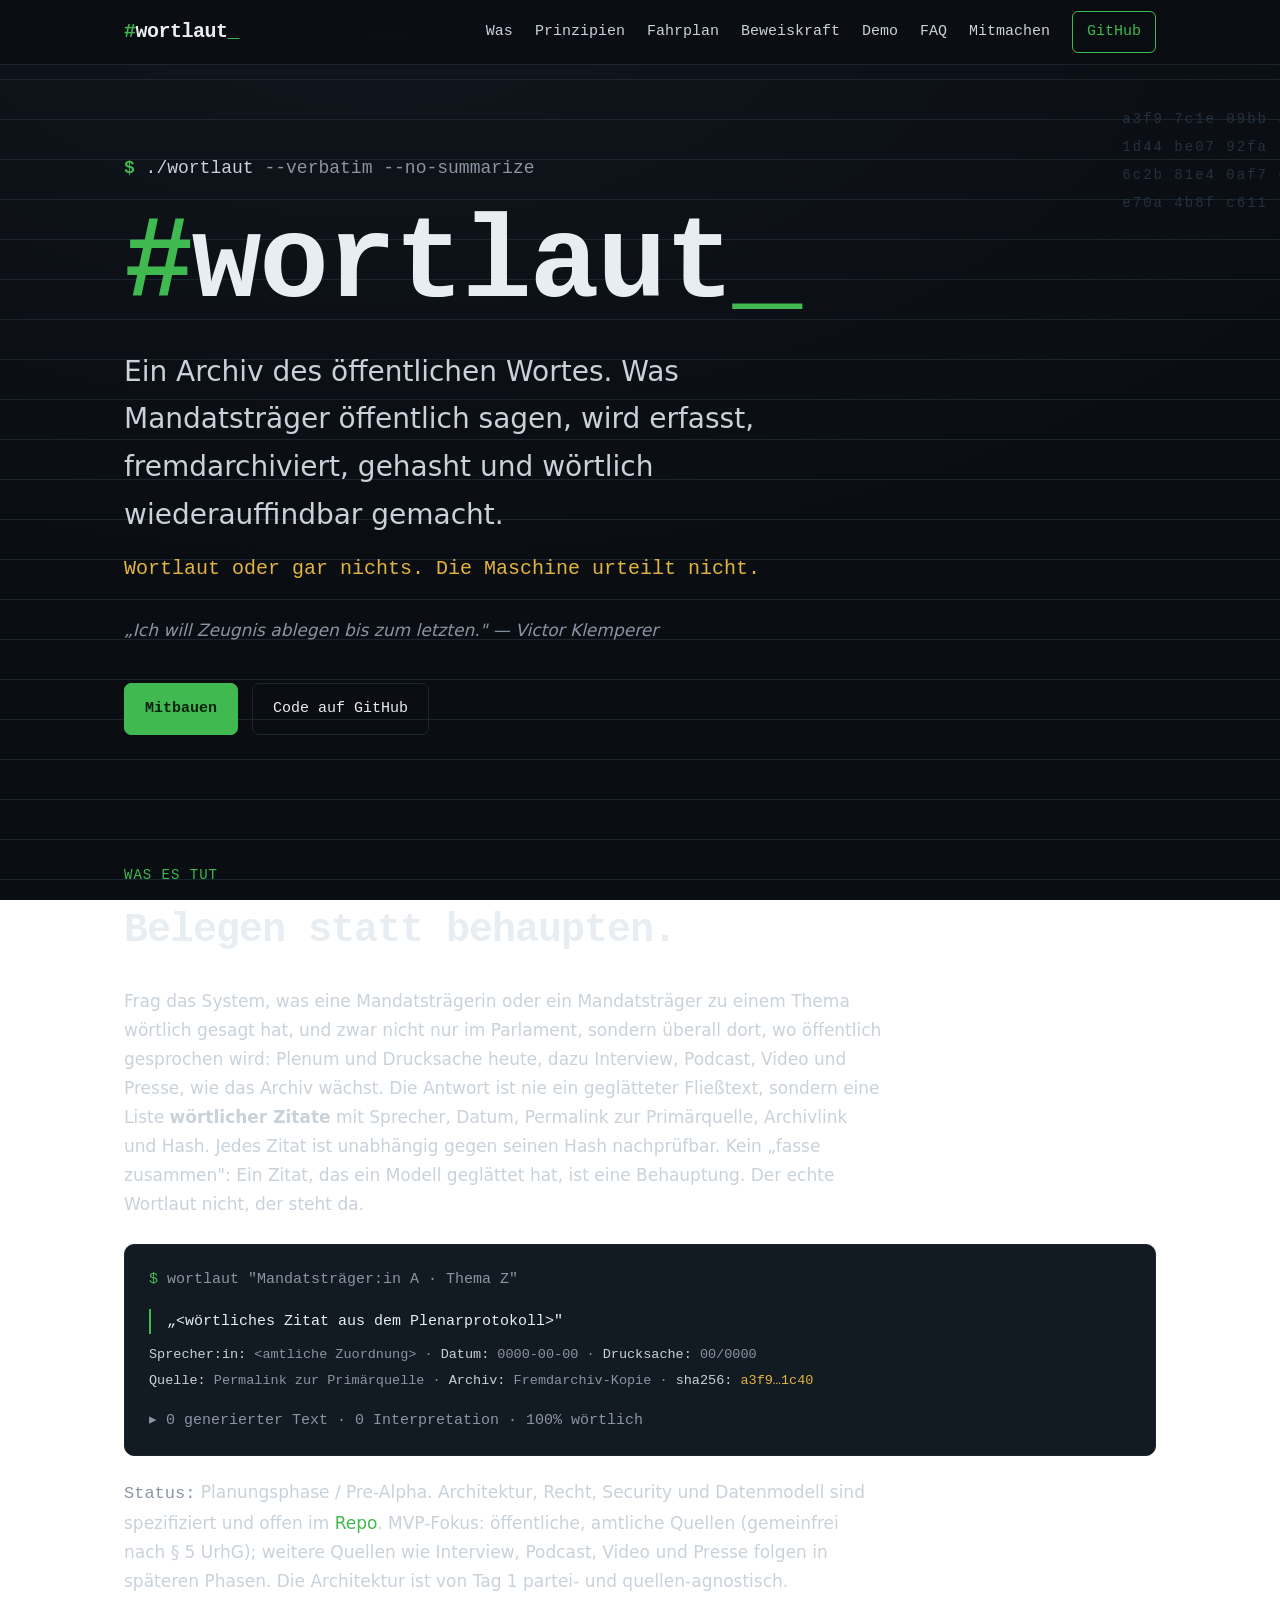
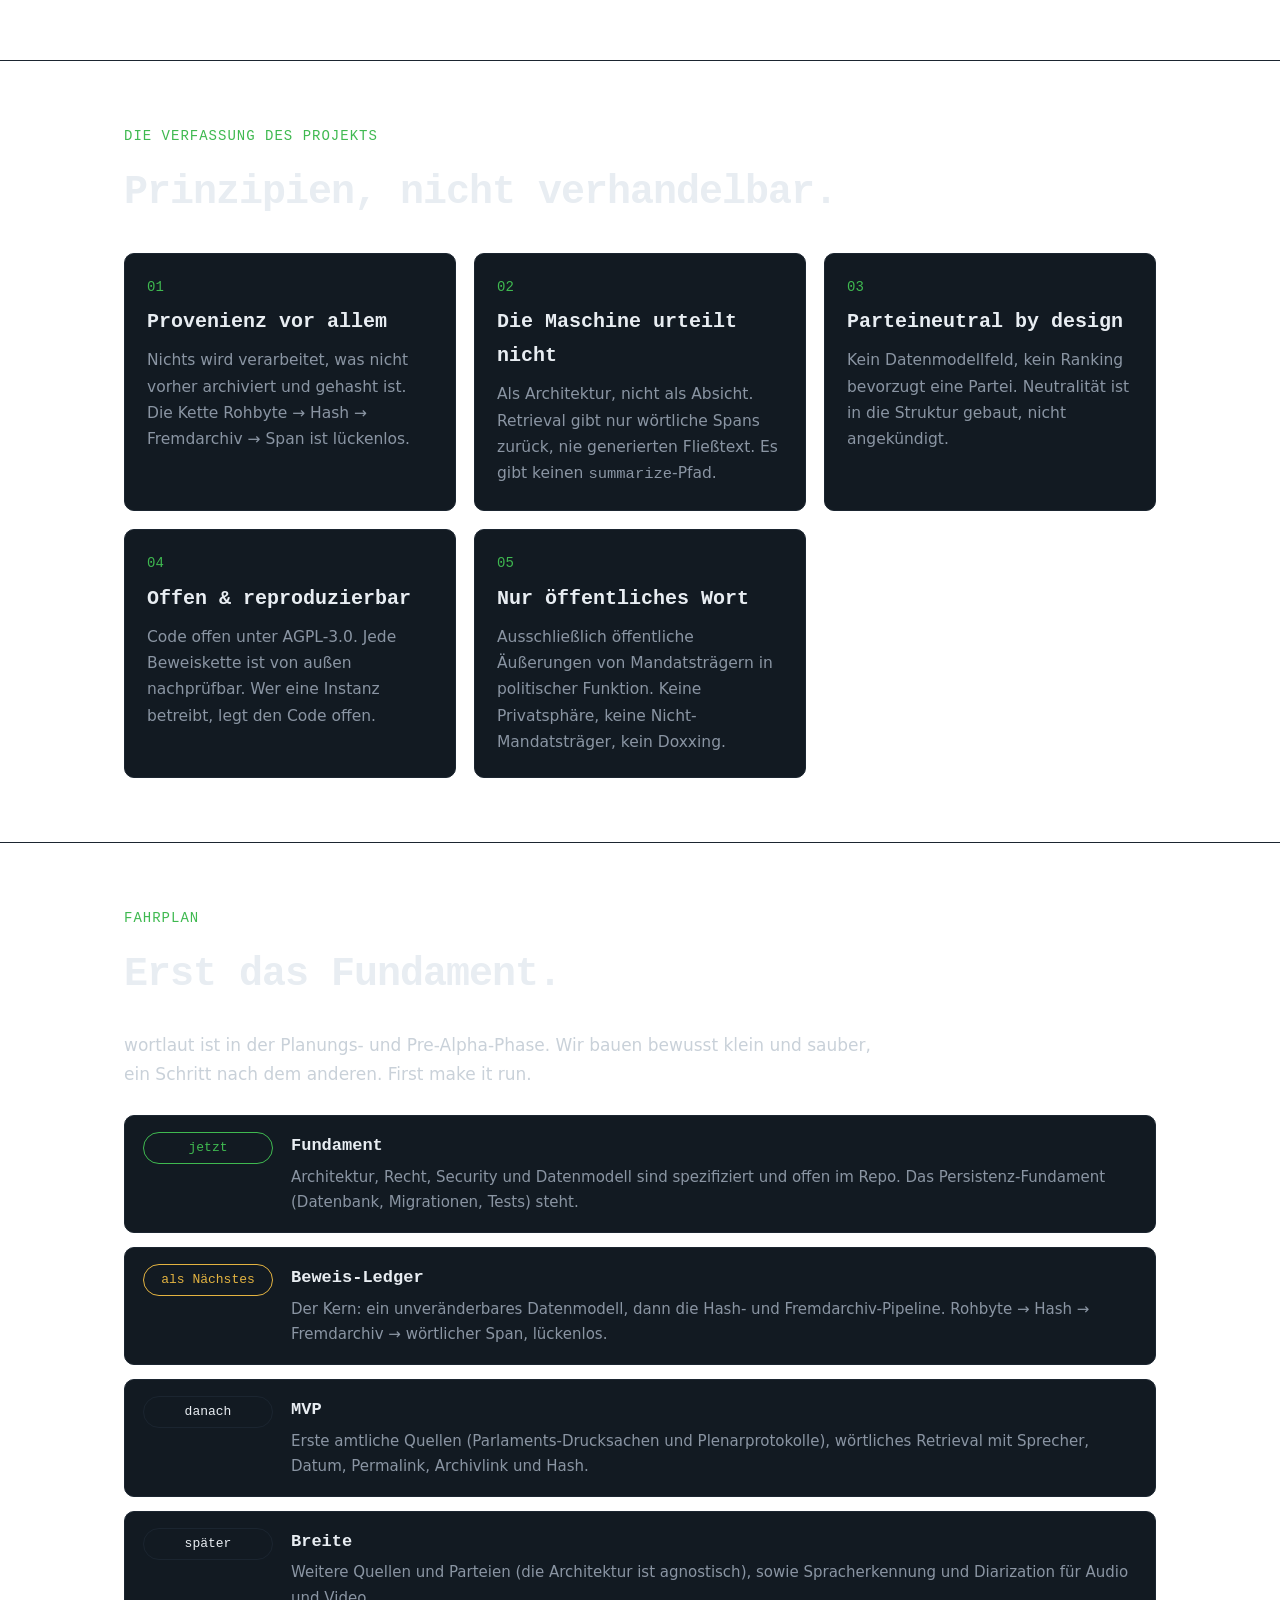
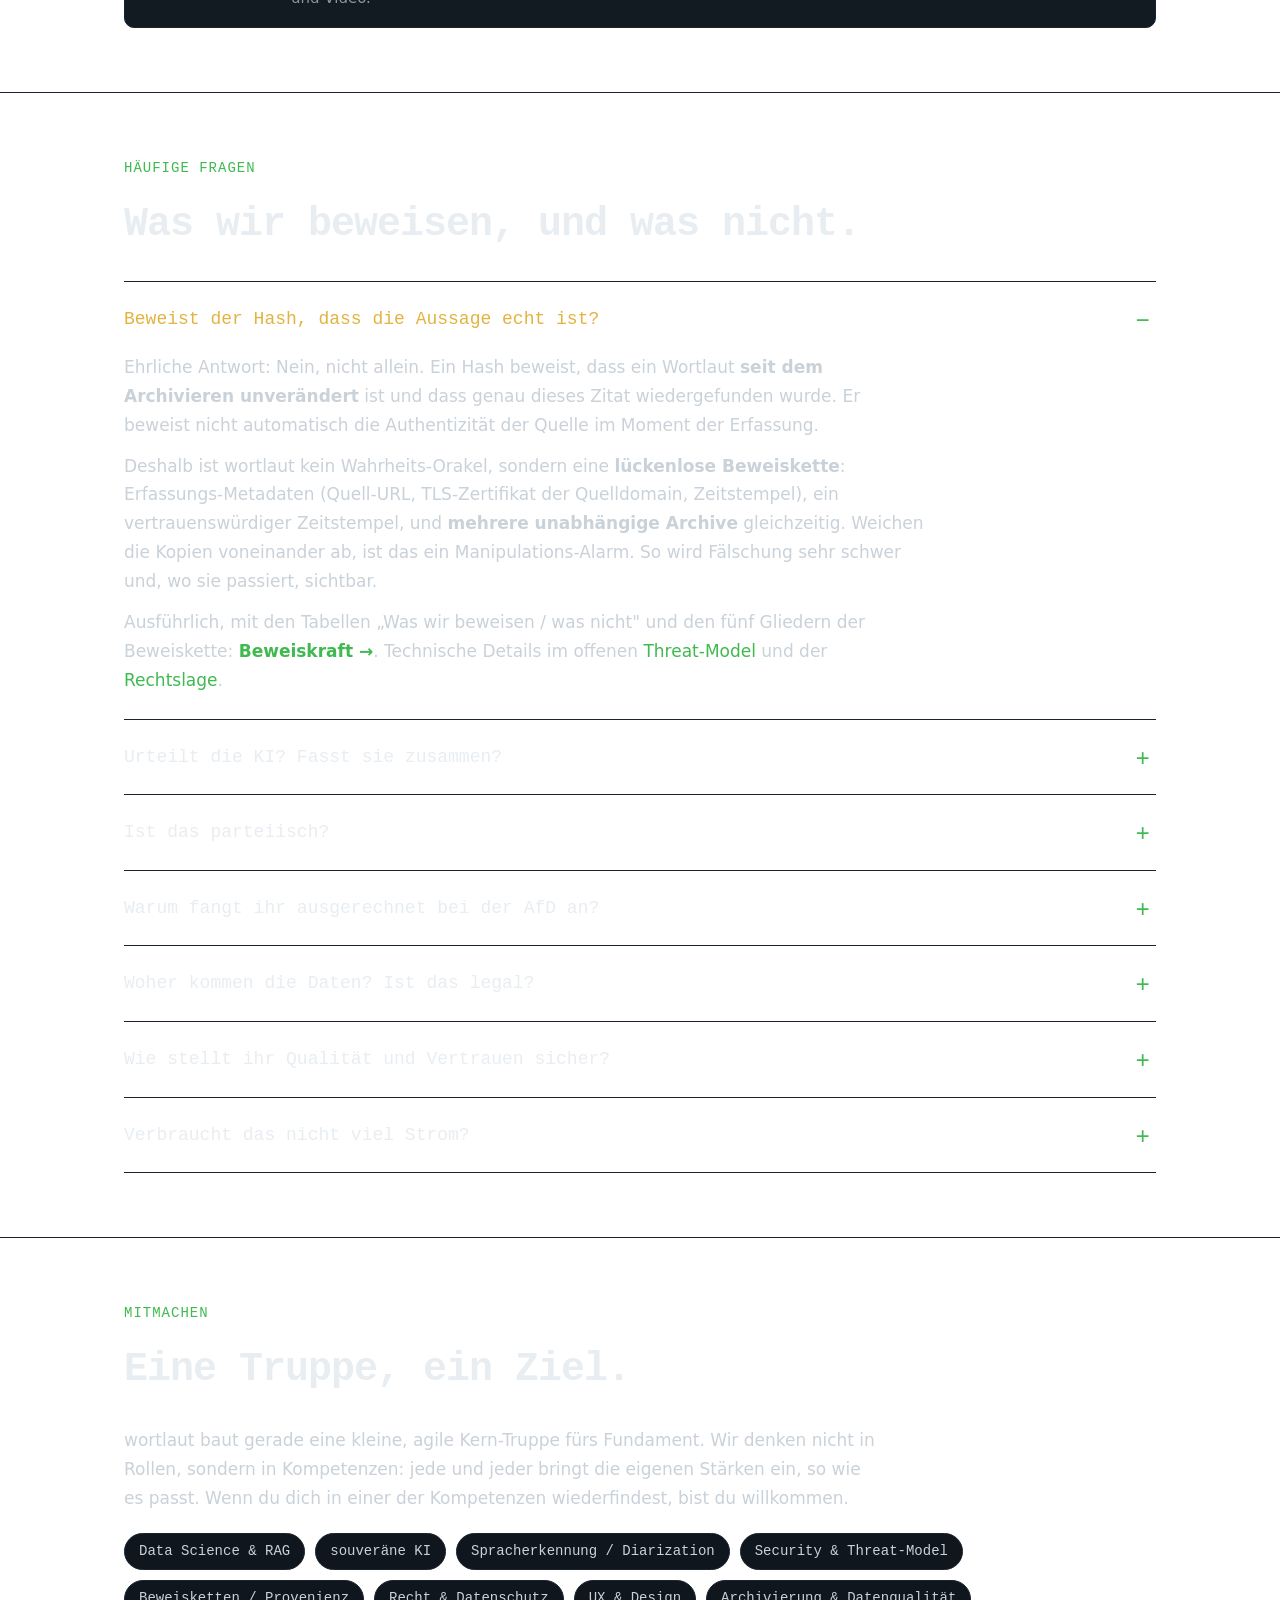
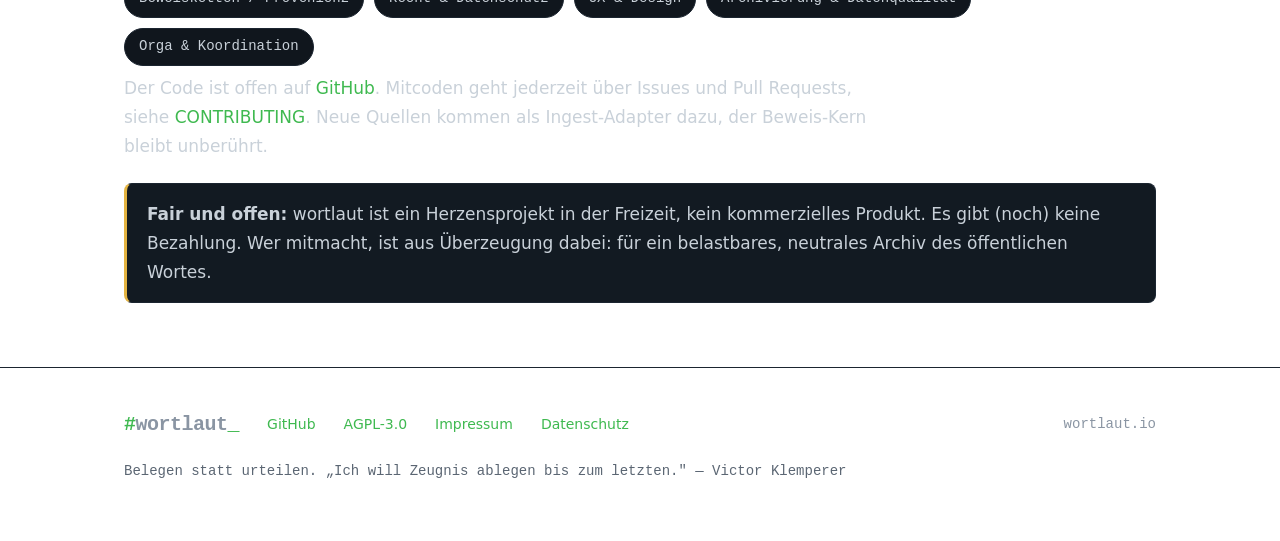
<file: index.html>
<!doctype html>
<html lang="de">
<head>
<meta charset="utf-8">
<meta name="viewport" content="width=device-width, initial-scale=1">
<title>wortlaut — Ein Archiv des öffentlichen Wortes</title>
<meta name="description" content="wortlaut archiviert das öffentliche Wort von Mandatsträgern: wörtlich, mit Quelle, Fremdarchiv und Hash. Die Maschine findet und sortiert, sie urteilt nicht. Open Source, AGPL-3.0.">
<meta property="og:title" content="wortlaut — Ein Archiv des öffentlichen Wortes">
<meta property="og:description" content="Wörtlich, mit Quelle, Fremdarchiv und Hash. Die Maschine urteilt nicht. Belegen statt behaupten.">
<meta property="og:type" content="website">
<meta property="og:url" content="https://wortlaut.io/">
<link rel="icon" href="data:image/svg+xml,%3Csvg xmlns='http://www.w3.org/2000/svg' viewBox='0 0 32 32'%3E%3Crect width='32' height='32' fill='%230a0d12'/%3E%3Ctext x='2' y='24' font-family='monospace' font-size='22' font-weight='800' fill='%233fb950'%3E%23%3C/text%3E%3Ctext x='15' y='24' font-family='monospace' font-size='22' font-weight='800' fill='%23e8edf2'%3Ew%3C/text%3E%3C/svg%3E">
<link rel="stylesheet" href="styles.css">
</head>
<body>

<header class="nav">
  <div class="wrap">
    <span class="brand"><span class="h">#</span>wortlaut<span class="h">_</span></span>
    <nav>
      <a class="hideable" href="#was">Was</a>
      <a class="hideable" href="#prinzipien">Prinzipien</a>
      <a class="hideable" href="#fahrplan">Fahrplan</a>
      <a class="hideable" href="beweiskraft.html">Beweiskraft</a>
      <a class="hideable" href="demo.html">Demo</a>
      <a href="#faq">FAQ</a>
      <a href="#mitmachen">Mitmachen</a>
      <a class="cta" href="https://github.com/MKRWW/wortlaut">GitHub</a>
    </nav>
  </div>
</header>

<main>
  <!-- HERO -->
  <section class="hero" id="top" style="border-top:none">
    <div class="wrap">
      <div class="hex">
        a3f9 7c1e 09bb 4d20<br>
        1d44 be07 92fa 3c55<br>
        6c2b 81e4 0af7 d539<br>
        e70a 4b8f c611 3d9a
      </div>
      <p class="prompt mono"><span class="s">$</span> ./wortlaut <span class="dim">--verbatim --no-summarize</span></p>
      <h1><span class="h">#</span>wortlaut<span class="u">_</span></h1>
      <p class="tagline">Ein Archiv des öffentlichen Wortes. Was Mandatsträger öffentlich sagen, wird erfasst, fremdarchiviert, gehasht und wörtlich wiederauffindbar gemacht.</p>
      <p class="motto mono">Wortlaut oder gar nichts. Die Maschine urteilt nicht.</p>
      <p class="klemperer">„Ich will Zeugnis ablegen bis zum letzten." — Victor Klemperer</p>
      <div class="actions">
        <a class="btn primary" href="#mitmachen">Mitbauen</a>
        <a class="btn ghost" href="https://github.com/MKRWW/wortlaut">Code auf GitHub</a>
      </div>
    </div>
  </section>

  <!-- WAS -->
  <section id="was">
    <div class="wrap">
      <p class="eyebrow">Was es tut</p>
      <h2>Belegen statt behaupten.</h2>
      <p class="lead">Frag das System, was eine Mandatsträgerin oder ein Mandatsträger zu einem Thema wörtlich gesagt hat, und zwar nicht nur im Parlament, sondern überall dort, wo öffentlich gesprochen wird: Plenum und Drucksache heute, dazu Interview, Podcast, Video und Presse, wie das Archiv wächst. Die Antwort ist nie ein geglätteter Fließtext, sondern eine Liste <strong>wörtlicher Zitate</strong> mit Sprecher, Datum, Permalink zur Primärquelle, Archivlink und Hash. Jedes Zitat ist unabhängig gegen seinen Hash nachprüfbar. Kein „fasse zusammen": Ein Zitat, das ein Modell geglättet hat, ist eine Behauptung. Der echte Wortlaut nicht, der steht da.</p>

      <div class="evidence" aria-label="Beispielhafte Ausgabe">
        <div class="cmd"><span class="s">$</span> wortlaut "Mandatsträger:in A · Thema Z"</div>
        <div class="span">„&lt;wörtliches Zitat aus dem Plenarprotokoll&gt;"</div>
        <div class="meta">
          <b>Sprecher:in:</b> &lt;amtliche Zuordnung&gt; · <b>Datum:</b> 0000-00-00 · <b>Drucksache:</b> 00/0000<br>
          <b>Quelle:</b> Permalink zur Primärquelle · <b>Archiv:</b> Fremdarchiv-Kopie · <b>sha256:</b> <span class="hashv">a3f9…1c40</span>
        </div>
        <div class="cmd" style="margin-top:14px">▸ 0 generierter Text · 0 Interpretation · 100&#37; wörtlich</div>
      </div>
      <p class="lead" style="margin-top:22px"><span class="dim mono">Status:</span> Planungsphase / Pre-Alpha. Architektur, Recht, Security und Datenmodell sind spezifiziert und offen im <a href="https://github.com/MKRWW/wortlaut/tree/develop/docs">Repo</a>. MVP-Fokus: öffentliche, amtliche Quellen (gemeinfrei nach § 5 UrhG); weitere Quellen wie Interview, Podcast, Video und Presse folgen in späteren Phasen. Die Architektur ist von Tag 1 partei- und quellen-agnostisch.</p>
    </div>
  </section>

  <!-- PRINZIPIEN -->
  <section id="prinzipien">
    <div class="wrap">
      <p class="eyebrow">Die Verfassung des Projekts</p>
      <h2>Prinzipien, nicht verhandelbar.</h2>
      <div class="grid">
        <div class="card"><div class="n mono">01</div><h3>Provenienz vor allem</h3><p>Nichts wird verarbeitet, was nicht vorher archiviert und gehasht ist. Die Kette Rohbyte → Hash → Fremdarchiv → Span ist lückenlos.</p></div>
        <div class="card"><div class="n mono">02</div><h3>Die Maschine urteilt nicht</h3><p>Als Architektur, nicht als Absicht. Retrieval gibt nur wörtliche Spans zurück, nie generierten Fließtext. Es gibt keinen <span class="mono">summarize</span>-Pfad.</p></div>
        <div class="card"><div class="n mono">03</div><h3>Parteineutral by design</h3><p>Kein Datenmodellfeld, kein Ranking bevorzugt eine Partei. Neutralität ist in die Struktur gebaut, nicht angekündigt.</p></div>
        <div class="card"><div class="n mono">04</div><h3>Offen & reproduzierbar</h3><p>Code offen unter AGPL-3.0. Jede Beweiskette ist von außen nachprüfbar. Wer eine Instanz betreibt, legt den Code offen.</p></div>
        <div class="card"><div class="n mono">05</div><h3>Nur öffentliches Wort</h3><p>Ausschließlich öffentliche Äußerungen von Mandatsträgern in politischer Funktion. Keine Privatsphäre, keine Nicht-Mandatsträger, kein Doxxing.</p></div>
      </div>
    </div>
  </section>

  <!-- FAHRPLAN -->
  <section id="fahrplan">
    <div class="wrap">
      <p class="eyebrow">Fahrplan</p>
      <h2>Erst das Fundament.</h2>
      <p class="lead">wortlaut ist in der Planungs- und Pre-Alpha-Phase. Wir bauen bewusst klein und sauber, ein Schritt nach dem anderen. First make it run.</p>
      <div class="timeline">
        <div class="step now"><span class="tag">jetzt</span><div><h3>Fundament</h3><p>Architektur, Recht, Security und Datenmodell sind spezifiziert und offen im Repo. Das Persistenz-Fundament (Datenbank, Migrationen, Tests) steht.</p></div></div>
        <div class="step next"><span class="tag">als Nächstes</span><div><h3>Beweis-Ledger</h3><p>Der Kern: ein unveränderbares Datenmodell, dann die Hash- und Fremdarchiv-Pipeline. Rohbyte → Hash → Fremdarchiv → wörtlicher Span, lückenlos.</p></div></div>
        <div class="step"><span class="tag">danach</span><div><h3>MVP</h3><p>Erste amtliche Quellen (Parlaments-Drucksachen und Plenarprotokolle), wörtliches Retrieval mit Sprecher, Datum, Permalink, Archivlink und Hash.</p></div></div>
        <div class="step"><span class="tag">später</span><div><h3>Breite</h3><p>Weitere Quellen und Parteien (die Architektur ist agnostisch), sowie Spracherkennung und Diarization für Audio und Video.</p></div></div>
      </div>
    </div>
  </section>

  <!-- FAQ -->
  <section id="faq">
    <div class="wrap">
      <p class="eyebrow">Häufige Fragen</p>
      <h2>Was wir beweisen, und was nicht.</h2>
      <div class="faq">

        <details open>
          <summary>Beweist der Hash, dass die Aussage echt ist?</summary>
          <div class="a">
            <p>Ehrliche Antwort: Nein, nicht allein. Ein Hash beweist, dass ein Wortlaut <strong>seit dem Archivieren unverändert</strong> ist und dass genau dieses Zitat wiedergefunden wurde. Er beweist nicht automatisch die Authentizität der Quelle im Moment der Erfassung.</p>
            <p>Deshalb ist wortlaut kein Wahrheits-Orakel, sondern eine <strong>lückenlose Beweiskette</strong>: Erfassungs-Metadaten (Quell-URL, TLS-Zertifikat der Quelldomain, Zeitstempel), ein vertrauenswürdiger Zeitstempel, und <strong>mehrere unabhängige Archive</strong> gleichzeitig. Weichen die Kopien voneinander ab, ist das ein Manipulations-Alarm. So wird Fälschung sehr schwer und, wo sie passiert, sichtbar.</p>
            <p>Ausführlich, mit den Tabellen „Was wir beweisen / was nicht" und den fünf Gliedern der Beweiskette: <a href="beweiskraft.html"><strong>Beweiskraft →</strong></a>. Technische Details im offenen <a href="https://github.com/MKRWW/wortlaut/blob/develop/docs/security.md">Threat-Model</a> und der <a href="https://github.com/MKRWW/wortlaut/blob/develop/docs/legal.md">Rechtslage</a>.</p>
          </div>
        </details>

        <details>
          <summary>Urteilt die KI? Fasst sie zusammen?</summary>
          <div class="a">
            <p>Nein, und zwar architektonisch. Es gibt keinen <span class="mono">summarize</span>-Pfad. Das System findet, strukturiert und sortiert wörtliche Spans. Es bewertet nicht, wer „recht hat", und labelt niemanden. Das Urteil bleibt beim Menschen, der den belegten Wortlaut liest.</p>
          </div>
        </details>

        <details>
          <summary>Ist das parteiisch?</summary>
          <div class="a">
            <p>Nein. Parteineutralität ist in die Struktur gebaut: kein Feld, kein Ranking, kein Modellpfad bevorzugt oder benachteiligt eine Partei. Erfasst wird das öffentliche Wort aller Mandatsträger gleich. Die Architektur ist quellen- und partei-agnostisch.</p>
          </div>
        </details>

        <details>
          <summary>Warum fangt ihr ausgerechnet bei der AfD an?</summary>
          <div class="a">
            <p>Ehrlich: weil dort öffentlich am lautesten mit Hass und Hetze aufgefallen wird und der wörtliche Beleg deshalb dort am dringendsten gebraucht wird. Wo anzufangen ist, ist eine <strong>menschliche Entscheidung</strong>, kein Urteil der Maschine.</p>
            <p>Und genau hier greift der Kern: <strong>Die Engine ist neutral.</strong> Sie gibt nur den Wortlaut zurück, den jemand tatsächlich gesagt hat, mit Quelle, Fremdarchiv und Hash. Wenn ein Zitat einen Sprecher schlecht aussehen lässt, ist das sein eigenes Wort, nicht unsere Wertung. wortlaut urteilt nicht: Wer nichts Menschenverachtendes gesagt hat, hat nichts zu befürchten.</p>
            <p>Die AfD ist der <strong>erste Datensatz, nicht der einzige</strong>. Kein Feld, kein Ranking, kein Modellpfad bevorzugt oder benachteiligt eine Partei. Wir fangen bei einer an und <strong>ziehen alle nach</strong>, bis das öffentliche Wort aller Mandatsträger gleich belegbar ist. Von Tag 1 partei- und quellen-agnostisch.</p>
          </div>
        </details>

        <details>
          <summary>Woher kommen die Daten? Ist das legal?</summary>
          <div class="a">
            <p>MVP-Fokus sind öffentliche, amtliche Quellen (z.B. Parlaments-Drucksachen und Plenarprotokolle). Amtliche Werke sind nach § 5 UrhG gemeinfrei, die Sprecherzuordnung ist amtlich. Nur öffentliche Äußerungen in politischer Funktion, keine privaten Daten. Details in der offenen <a href="https://github.com/MKRWW/wortlaut/blob/develop/docs/legal.md">Rechts-Dokumentation</a>.</p>
          </div>
        </details>

        <details>
          <summary>Wie stellt ihr Qualität und Vertrauen sicher?</summary>
          <div class="a">
            <p>Alles offen im Repo. Spec-driven mit testgetriebener Entwicklung (TDD), harten CI-Gates (Lint, Typen, Tests, Coverage, Security-Scan, Architektur-Fitness) und dokumentierten Architektur-Entscheidungen (ADRs). Ein Serving-Layer darf per Test keinen generierenden Pfad enthalten. Vertrauen entsteht durch Nachprüfbarkeit, nicht durch Versprechen.</p>
          </div>
        </details>

        <details>
          <summary>Verbraucht das nicht viel Strom?</summary>
          <div class="a">
            <p>wortlaut trainiert keine großen Modelle im Dauerbetrieb. Der Kern ist Archivierung, Hashing und Retrieval, also Nachschlagen statt Rechen-Marathon. Wo KI eingesetzt wird, geschieht das ressourcenbewusst und, wo möglich, auf souveräner, sparsamer Infrastruktur.</p>
          </div>
        </details>

      </div>
    </div>
  </section>

  <!-- MITMACHEN -->
  <section id="mitmachen">
    <div class="wrap">
      <p class="eyebrow">Mitmachen</p>
      <h2>Eine Truppe, ein Ziel.</h2>
      <p class="lead">wortlaut baut gerade eine kleine, agile Kern-Truppe fürs Fundament. Wir denken nicht in Rollen, sondern in Kompetenzen: jede und jeder bringt die eigenen Stärken ein, so wie es passt. Wenn du dich in einer der Kompetenzen wiederfindest, bist du willkommen.</p>
      <div class="skills">
        <span class="skill">Data Science &amp; RAG</span>
        <span class="skill">souveräne KI</span>
        <span class="skill">Spracherkennung / Diarization</span>
        <span class="skill">Security &amp; Threat-Model</span>
        <span class="skill">Beweisketten / Provenienz</span>
        <span class="skill">Recht &amp; Datenschutz</span>
        <span class="skill">UX &amp; Design</span>
        <span class="skill">Archivierung &amp; Datenqualität</span>
        <span class="skill">Orga &amp; Koordination</span>
      </div>
      <p class="lead">Der Code ist offen auf <a href="https://github.com/MKRWW/wortlaut">GitHub</a>. Mitcoden geht jederzeit über Issues und Pull Requests, siehe <a href="https://github.com/MKRWW/wortlaut/blob/develop/CONTRIBUTING.md">CONTRIBUTING</a>. Neue Quellen kommen als Ingest-Adapter dazu, der Beweis-Kern bleibt unberührt.</p>

      <div class="note">
        <strong>Fair und offen:</strong> wortlaut ist ein Herzensprojekt in der Freizeit, kein kommerzielles Produkt. Es gibt (noch) keine Bezahlung. Wer mitmacht, ist aus Überzeugung dabei: für ein belastbares, neutrales Archiv des öffentlichen Wortes.
      </div>
    </div>
  </section>
</main>

<footer>
  <div class="wrap">
    <div class="row">
      <span class="brand mono"><span class="h">#</span>wortlaut<span class="h">_</span></span>
      <a href="https://github.com/MKRWW/wortlaut">GitHub</a>
      <a href="https://github.com/MKRWW/wortlaut/blob/develop/LICENSE">AGPL-3.0</a>
      <a href="impressum.html">Impressum</a>
      <a href="datenschutz.html">Datenschutz</a>
      <span class="sep dim mono">wortlaut.io</span>
    </div>
    <p class="klemperer">Belegen statt urteilen. „Ich will Zeugnis ablegen bis zum letzten." — Victor Klemperer</p>
  </div>
</footer>

</body>
</html>
</file>
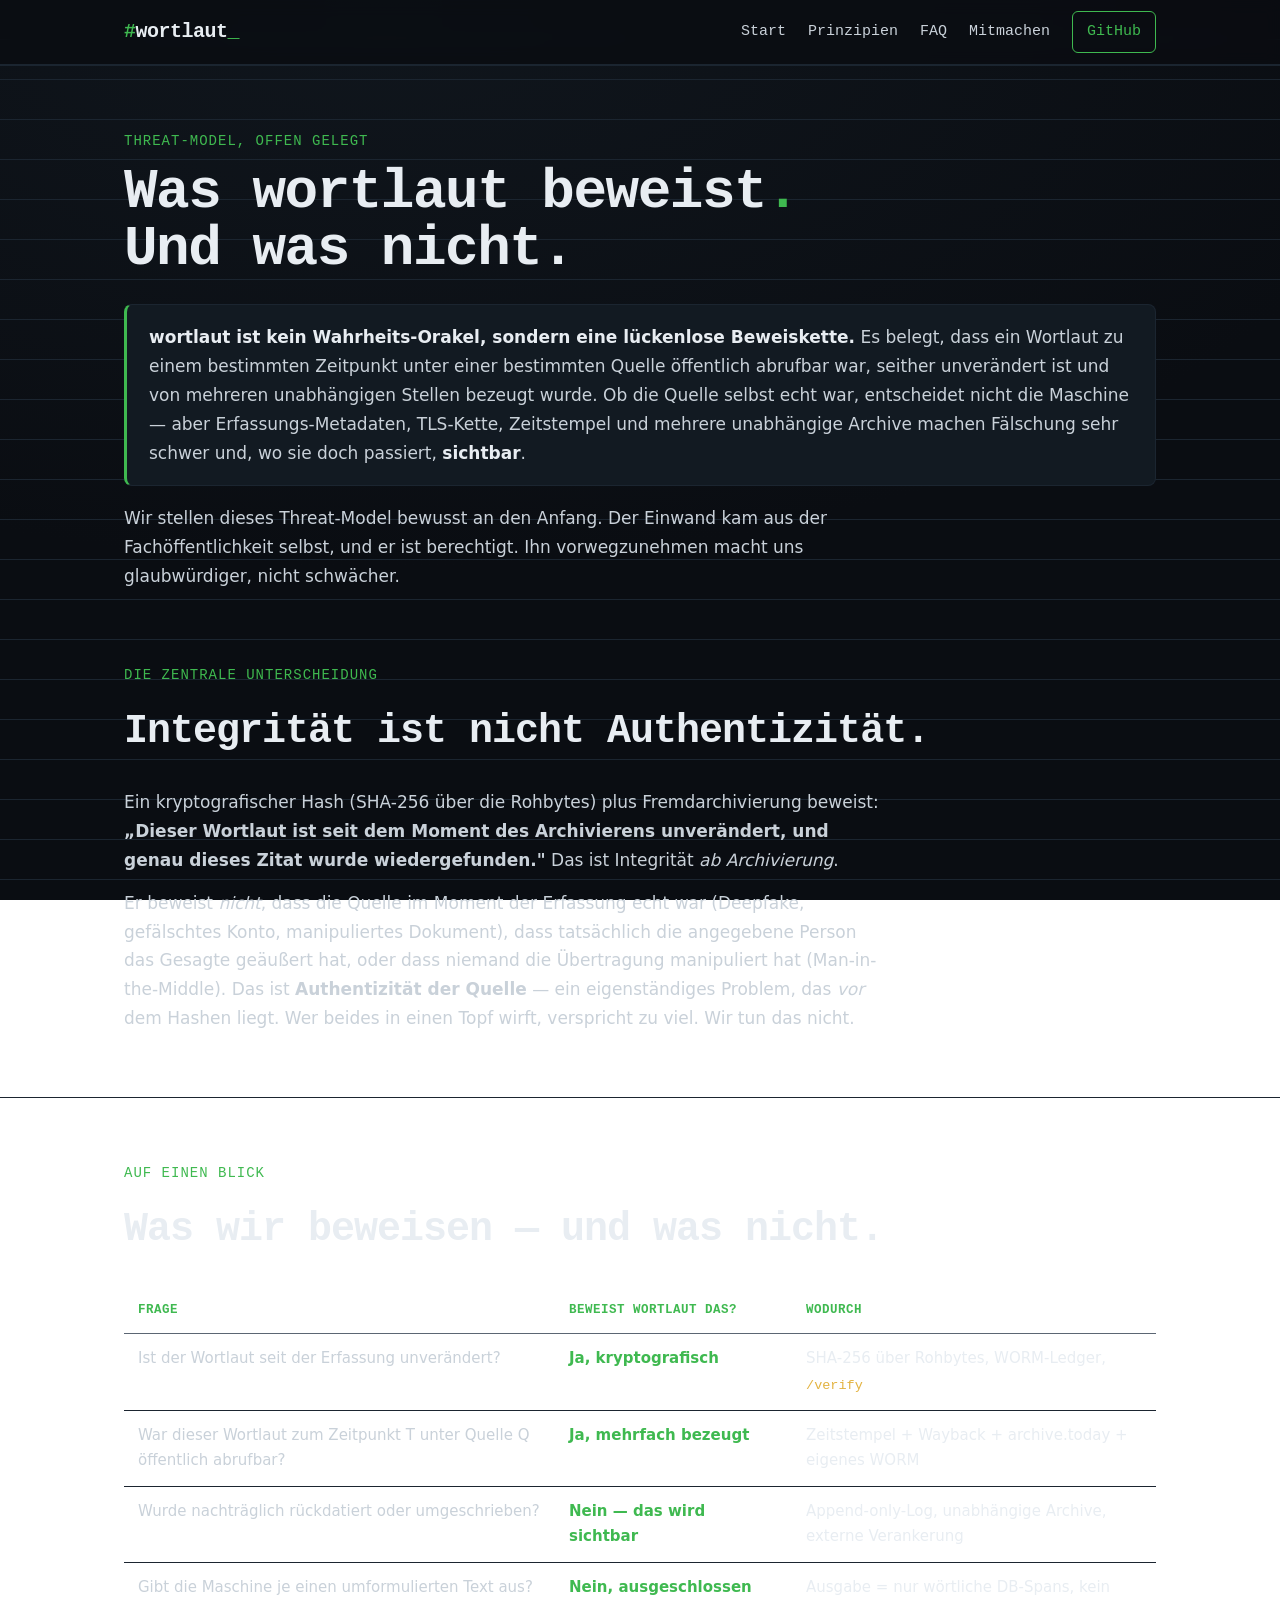
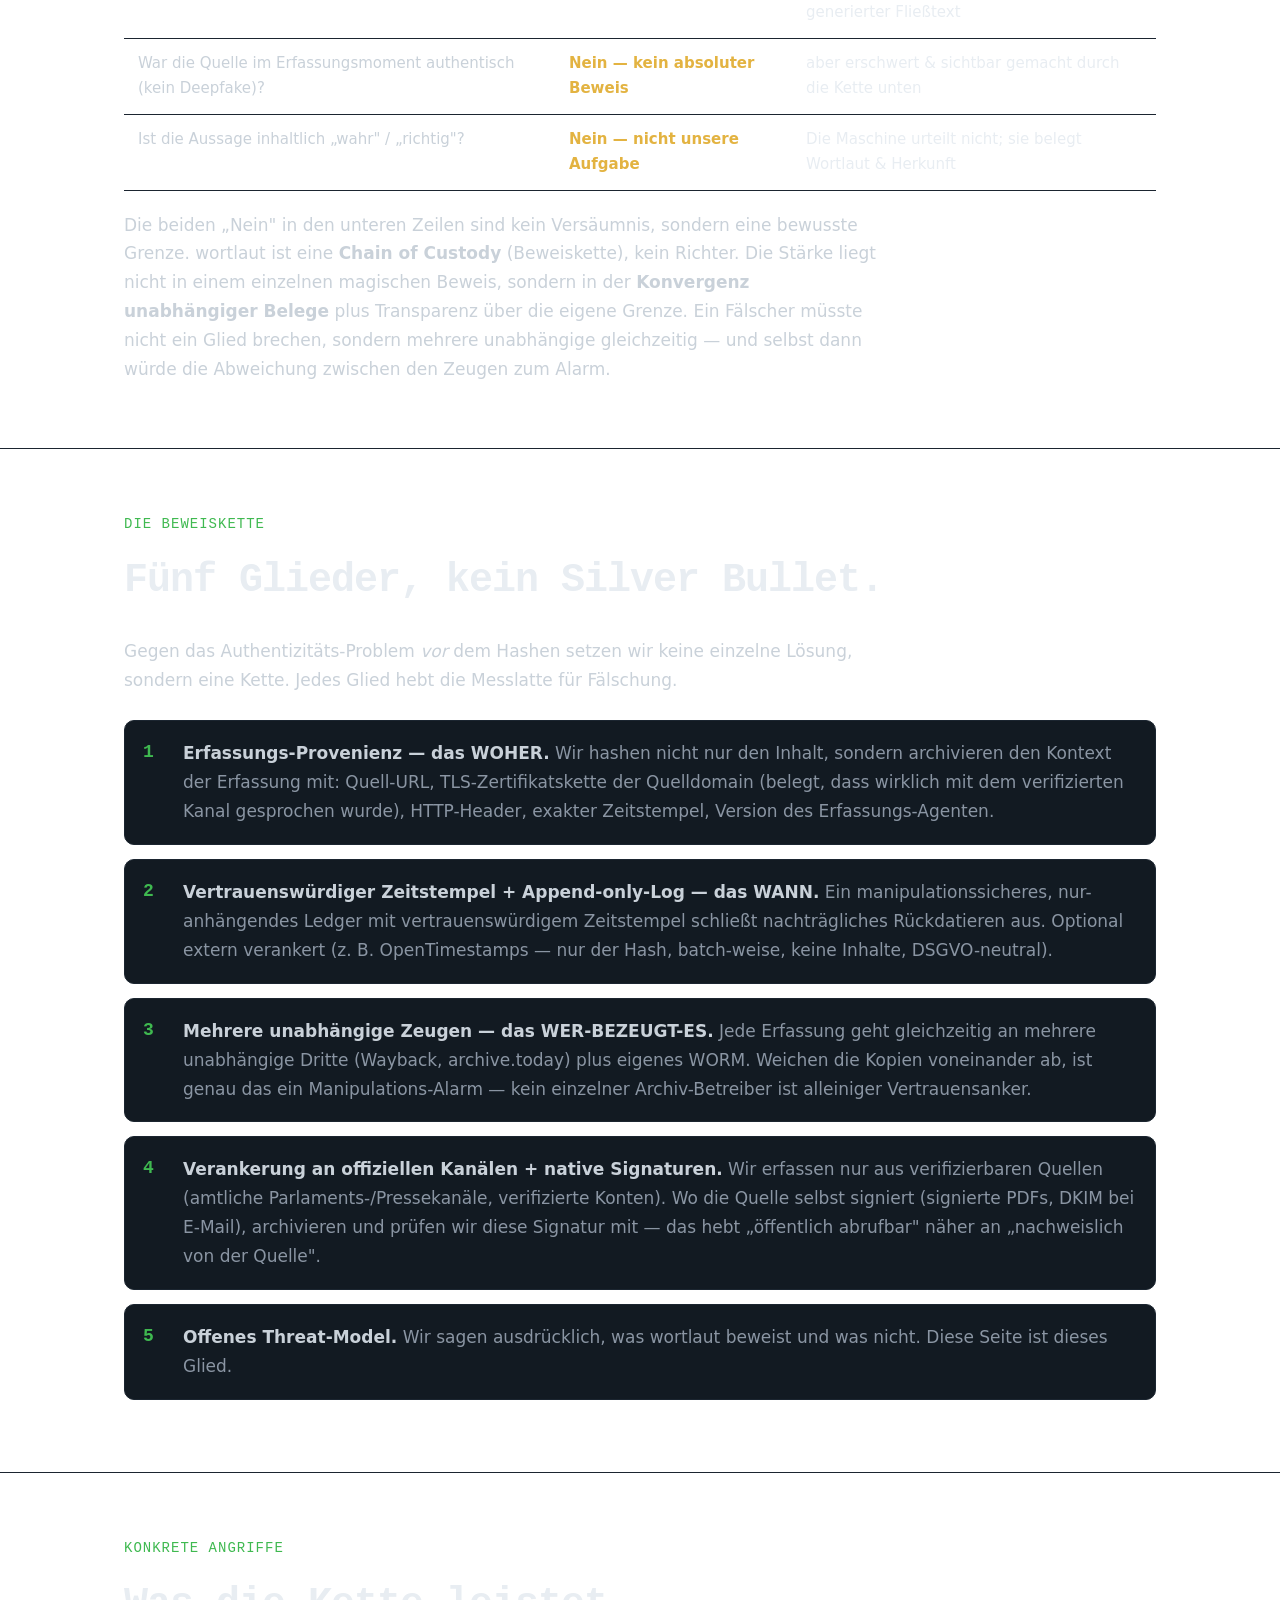
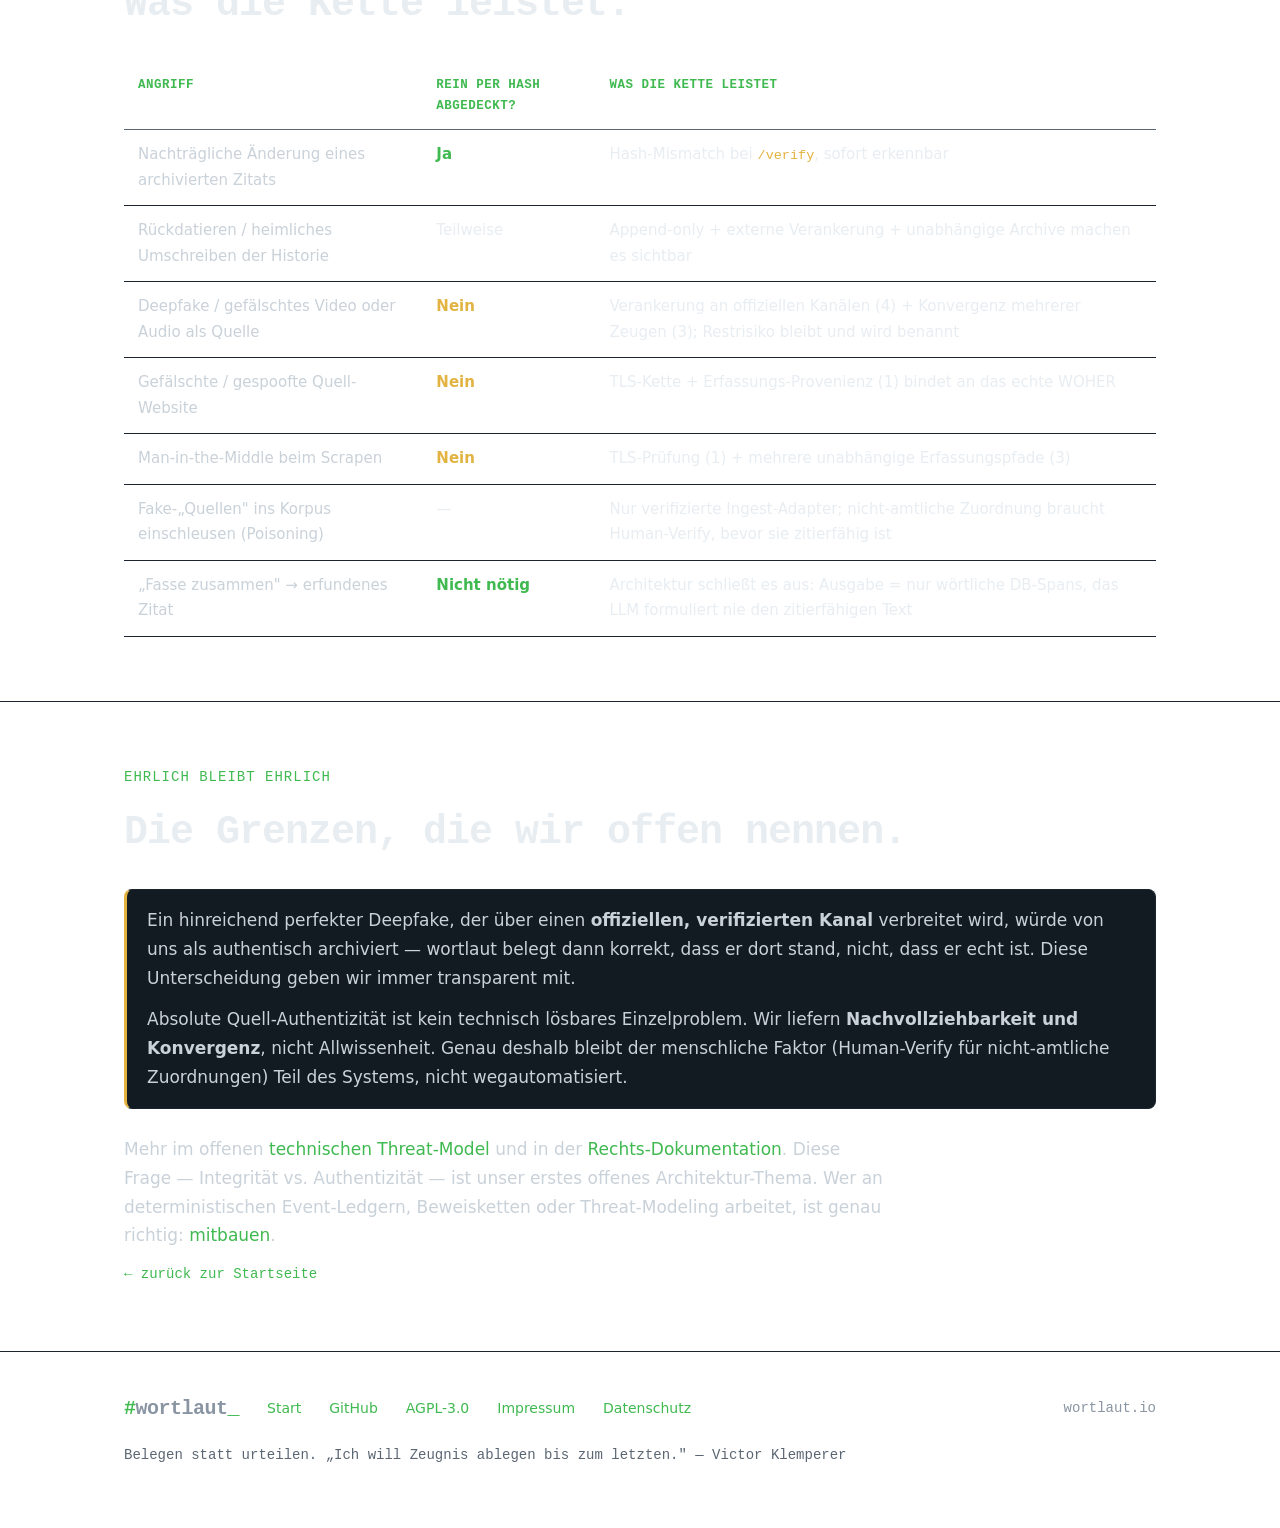
<file: beweiskraft.html>
<!doctype html>
<html lang="de">
<head>
<meta charset="utf-8">
<meta name="viewport" content="width=device-width, initial-scale=1">
<title>Beweiskraft — Was wortlaut beweist und was nicht</title>
<meta name="description" content="wortlaut legt sein Threat-Model offen: Der Hash beweist Integrität ab Archivierung, nicht die Authentizität der Quelle davor. Was wir beweisen, was nicht, und die fünf Glieder der Beweiskette.">
<meta property="og:title" content="Beweiskraft — Was wortlaut beweist und was nicht">
<meta property="og:description" content="Integrität ist nicht Authentizität. Das Threat-Model der Beweiskette, offen gelegt. Belegen statt behaupten.">
<meta property="og:type" content="article">
<meta property="og:url" content="https://wortlaut.io/beweiskraft.html">
<link rel="icon" href="data:image/svg+xml,%3Csvg xmlns='http://www.w3.org/2000/svg' viewBox='0 0 32 32'%3E%3Crect width='32' height='32' fill='%230a0d12'/%3E%3Ctext x='2' y='24' font-family='monospace' font-size='22' font-weight='800' fill='%233fb950'%3E%23%3C/text%3E%3Ctext x='15' y='24' font-family='monospace' font-size='22' font-weight='800' fill='%23e8edf2'%3Ew%3C/text%3E%3C/svg%3E">
<link rel="stylesheet" href="styles.css">
<style>
  /* Seiten-spezifisch: Vergleichstabellen + Claim-Callout. Nutzt die globalen CSS-Variablen. */
  .pagehead { padding: 64px 0 8px; }
  .pagehead h1 { font-family: var(--font-mono); font-weight: 800; font-size: clamp(34px, 6vw, 56px); letter-spacing: -1.5px; line-height: 1.02; margin: 10px 0 0; }
  .pagehead h1 .h { color: var(--green); }
  .claim { background: var(--bg-card); border: 1px solid var(--hair); border-left: 3px solid var(--green); border-radius: 8px; padding: 18px 22px; margin: 26px 0 8px; color: var(--text-dim); }
  .claim strong { color: var(--text); }
  .tablewrap { overflow-x: auto; margin-top: 24px; }
  table.cmp { width: 100%; border-collapse: collapse; font-size: 15px; min-width: 560px; }
  table.cmp th, table.cmp td { text-align: left; padding: 12px 14px; border-bottom: 1px solid var(--hair); vertical-align: top; }
  table.cmp thead th { font-family: var(--font-mono); color: var(--green); font-size: 12.5px; text-transform: uppercase; letter-spacing: 0.5px; border-bottom: 1px solid var(--muted-2); }
  table.cmp td:first-child { color: var(--text-dim); }
  table.cmp .yes { color: var(--green); font-weight: 600; }
  table.cmp .no { color: var(--amber); font-weight: 600; }
  table.cmp code { font-family: var(--font-mono); color: var(--amber); font-size: 13.5px; }
  ol.chain { margin: 26px 0 8px; padding: 0; list-style: none; counter-reset: chain; display: grid; gap: 14px; }
  ol.chain li { counter-increment: chain; background: var(--bg-card); border: 1px solid var(--hair); border-radius: 10px; padding: 18px 20px 18px 58px; position: relative; color: var(--muted); }
  ol.chain li::before { content: counter(chain); position: absolute; left: 18px; top: 16px; font-family: var(--font-mono); color: var(--green); font-weight: 800; font-size: 18px; }
  ol.chain b { color: var(--text-dim); font-weight: 600; }
  .backrow { margin-top: 8px; }
  .backrow .back { display: inline-block; font-family: var(--font-mono); font-size: 14px; }
</style>
</head>
<body>

<header class="nav">
  <div class="wrap">
    <a href="index.html" class="brand" style="color:inherit"><span class="h">#</span>wortlaut<span class="h">_</span></a>
    <nav>
      <a class="hideable" href="index.html">Start</a>
      <a class="hideable" href="index.html#prinzipien">Prinzipien</a>
      <a href="index.html#faq">FAQ</a>
      <a href="index.html#mitmachen">Mitmachen</a>
      <a class="cta" href="https://github.com/MKRWW/wortlaut">GitHub</a>
    </nav>
  </div>
</header>

<main>
  <section class="pagehead">
    <div class="wrap">
      <p class="eyebrow">Threat-Model, offen gelegt</p>
      <h1>Was wortlaut beweist<span class="h">.</span><br>Und was nicht.</h1>
      <div class="claim">
        <strong>wortlaut ist kein Wahrheits-Orakel, sondern eine lückenlose Beweiskette.</strong>
        Es belegt, dass ein Wortlaut zu einem bestimmten Zeitpunkt unter einer bestimmten Quelle
        öffentlich abrufbar war, seither unverändert ist und von mehreren unabhängigen Stellen
        bezeugt wurde. Ob die Quelle selbst echt war, entscheidet nicht die Maschine — aber
        Erfassungs-Metadaten, TLS-Kette, Zeitstempel und mehrere unabhängige Archive machen
        Fälschung sehr schwer und, wo sie doch passiert, <strong>sichtbar</strong>.
      </div>
      <p class="lead" style="margin-top:18px">Wir stellen dieses Threat-Model bewusst an den Anfang.
      Der Einwand kam aus der Fachöffentlichkeit selbst, und er ist berechtigt. Ihn vorwegzunehmen
      macht uns glaubwürdiger, nicht schwächer.</p>
    </div>
  </section>

  <section>
    <div class="wrap">
      <p class="eyebrow">Die zentrale Unterscheidung</p>
      <h2>Integrität ist nicht Authentizität.</h2>
      <p class="lead">Ein kryptografischer Hash (SHA-256 über die Rohbytes) plus Fremdarchivierung
      beweist: <strong>„Dieser Wortlaut ist seit dem Moment des Archivierens unverändert, und genau
      dieses Zitat wurde wiedergefunden."</strong> Das ist Integrität <em>ab Archivierung</em>.</p>
      <p class="lead" style="margin-top:14px">Er beweist <em>nicht</em>, dass die Quelle im Moment der
      Erfassung echt war (Deepfake, gefälschtes Konto, manipuliertes Dokument), dass tatsächlich die
      angegebene Person das Gesagte geäußert hat, oder dass niemand die Übertragung manipuliert hat
      (Man-in-the-Middle). Das ist <strong>Authentizität der Quelle</strong> — ein eigenständiges
      Problem, das <em>vor</em> dem Hashen liegt. Wer beides in einen Topf wirft, verspricht zu viel.
      Wir tun das nicht.</p>
    </div>
  </section>

  <section>
    <div class="wrap">
      <p class="eyebrow">Auf einen Blick</p>
      <h2>Was wir beweisen — und was nicht.</h2>
      <div class="tablewrap">
        <table class="cmp">
          <thead>
            <tr><th>Frage</th><th>Beweist wortlaut das?</th><th>Wodurch</th></tr>
          </thead>
          <tbody>
            <tr><td>Ist der Wortlaut seit der Erfassung unverändert?</td><td class="yes">Ja, kryptografisch</td><td>SHA-256 über Rohbytes, WORM-Ledger, <code>/verify</code></td></tr>
            <tr><td>War dieser Wortlaut zum Zeitpunkt T unter Quelle Q öffentlich abrufbar?</td><td class="yes">Ja, mehrfach bezeugt</td><td>Zeitstempel + Wayback + archive.today + eigenes WORM</td></tr>
            <tr><td>Wurde nachträglich rückdatiert oder umgeschrieben?</td><td class="yes">Nein — das wird sichtbar</td><td>Append-only-Log, unabhängige Archive, externe Verankerung</td></tr>
            <tr><td>Gibt die Maschine je einen umformulierten Text aus?</td><td class="yes">Nein, ausgeschlossen</td><td>Ausgabe = nur wörtliche DB-Spans, kein generierter Fließtext</td></tr>
            <tr><td>War die Quelle im Erfassungsmoment authentisch (kein Deepfake)?</td><td class="no">Nein — kein absoluter Beweis</td><td>aber erschwert &amp; sichtbar gemacht durch die Kette unten</td></tr>
            <tr><td>Ist die Aussage inhaltlich „wahr" / „richtig"?</td><td class="no">Nein — nicht unsere Aufgabe</td><td>Die Maschine urteilt nicht; sie belegt Wortlaut &amp; Herkunft</td></tr>
          </tbody>
        </table>
      </div>
      <p class="lead" style="margin-top:20px">Die beiden „Nein" in den unteren Zeilen sind kein
      Versäumnis, sondern eine bewusste Grenze. wortlaut ist eine <strong>Chain of Custody</strong>
      (Beweiskette), kein Richter. Die Stärke liegt nicht in einem einzelnen magischen Beweis,
      sondern in der <strong>Konvergenz unabhängiger Belege</strong> plus Transparenz über die
      eigene Grenze. Ein Fälscher müsste nicht ein Glied brechen, sondern mehrere unabhängige
      gleichzeitig — und selbst dann würde die Abweichung zwischen den Zeugen zum Alarm.</p>
    </div>
  </section>

  <section>
    <div class="wrap">
      <p class="eyebrow">Die Beweiskette</p>
      <h2>Fünf Glieder, kein Silver Bullet.</h2>
      <p class="lead">Gegen das Authentizitäts-Problem <em>vor</em> dem Hashen setzen wir keine einzelne
      Lösung, sondern eine Kette. Jedes Glied hebt die Messlatte für Fälschung.</p>
      <ol class="chain">
        <li><b>Erfassungs-Provenienz — das WOHER.</b> Wir hashen nicht nur den Inhalt, sondern archivieren den Kontext der Erfassung mit: Quell-URL, TLS-Zertifikatskette der Quelldomain (belegt, dass wirklich mit dem verifizierten Kanal gesprochen wurde), HTTP-Header, exakter Zeitstempel, Version des Erfassungs-Agenten.</li>
        <li><b>Vertrauenswürdiger Zeitstempel + Append-only-Log — das WANN.</b> Ein manipulationssicheres, nur-anhängendes Ledger mit vertrauenswürdigem Zeitstempel schließt nachträgliches Rückdatieren aus. Optional extern verankert (z. B. OpenTimestamps — nur der Hash, batch-weise, keine Inhalte, DSGVO-neutral).</li>
        <li><b>Mehrere unabhängige Zeugen — das WER-BEZEUGT-ES.</b> Jede Erfassung geht gleichzeitig an mehrere unabhängige Dritte (Wayback, archive.today) plus eigenes WORM. Weichen die Kopien voneinander ab, ist genau das ein Manipulations-Alarm — kein einzelner Archiv-Betreiber ist alleiniger Vertrauensanker.</li>
        <li><b>Verankerung an offiziellen Kanälen + native Signaturen.</b> Wir erfassen nur aus verifizierbaren Quellen (amtliche Parlaments-/Pressekanäle, verifizierte Konten). Wo die Quelle selbst signiert (signierte PDFs, DKIM bei E-Mail), archivieren und prüfen wir diese Signatur mit — das hebt „öffentlich abrufbar" näher an „nachweislich von der Quelle".</li>
        <li><b>Offenes Threat-Model.</b> Wir sagen ausdrücklich, was wortlaut beweist und was nicht. Diese Seite ist dieses Glied.</li>
      </ol>
    </div>
  </section>

  <section>
    <div class="wrap">
      <p class="eyebrow">Konkrete Angriffe</p>
      <h2>Was die Kette leistet.</h2>
      <div class="tablewrap">
        <table class="cmp">
          <thead>
            <tr><th>Angriff</th><th>Rein per Hash abgedeckt?</th><th>Was die Kette leistet</th></tr>
          </thead>
          <tbody>
            <tr><td>Nachträgliche Änderung eines archivierten Zitats</td><td class="yes">Ja</td><td>Hash-Mismatch bei <code>/verify</code>, sofort erkennbar</td></tr>
            <tr><td>Rückdatieren / heimliches Umschreiben der Historie</td><td>Teilweise</td><td>Append-only + externe Verankerung + unabhängige Archive machen es sichtbar</td></tr>
            <tr><td>Deepfake / gefälschtes Video oder Audio als Quelle</td><td class="no">Nein</td><td>Verankerung an offiziellen Kanälen (4) + Konvergenz mehrerer Zeugen (3); Restrisiko bleibt und wird benannt</td></tr>
            <tr><td>Gefälschte / gespoofte Quell-Website</td><td class="no">Nein</td><td>TLS-Kette + Erfassungs-Provenienz (1) bindet an das echte WOHER</td></tr>
            <tr><td>Man-in-the-Middle beim Scrapen</td><td class="no">Nein</td><td>TLS-Prüfung (1) + mehrere unabhängige Erfassungspfade (3)</td></tr>
            <tr><td>Fake-„Quellen" ins Korpus einschleusen (Poisoning)</td><td>—</td><td>Nur verifizierte Ingest-Adapter; nicht-amtliche Zuordnung braucht Human-Verify, bevor sie zitierfähig ist</td></tr>
            <tr><td>„Fasse zusammen" → erfundenes Zitat</td><td class="yes">Nicht nötig</td><td>Architektur schließt es aus: Ausgabe = nur wörtliche DB-Spans, das LLM formuliert nie den zitierfähigen Text</td></tr>
          </tbody>
        </table>
      </div>
    </div>
  </section>

  <section>
    <div class="wrap">
      <p class="eyebrow">Ehrlich bleibt ehrlich</p>
      <h2>Die Grenzen, die wir offen nennen.</h2>
      <div class="note">
        <p>Ein hinreichend perfekter Deepfake, der über einen <strong>offiziellen, verifizierten
        Kanal</strong> verbreitet wird, würde von uns als authentisch archiviert — wortlaut belegt
        dann korrekt, dass er dort stand, nicht, dass er echt ist. Diese Unterscheidung geben wir
        immer transparent mit.</p>
        <p style="margin-top:12px">Absolute Quell-Authentizität ist kein technisch lösbares
        Einzelproblem. Wir liefern <strong>Nachvollziehbarkeit und Konvergenz</strong>, nicht
        Allwissenheit. Genau deshalb bleibt der menschliche Faktor (Human-Verify für nicht-amtliche
        Zuordnungen) Teil des Systems, nicht wegautomatisiert.</p>
      </div>
      <p class="lead" style="margin-top:26px">Mehr im offenen <a href="https://github.com/MKRWW/wortlaut/blob/develop/docs/security.md">technischen Threat-Model</a>
      und in der <a href="https://github.com/MKRWW/wortlaut/blob/develop/docs/legal.md">Rechts-Dokumentation</a>.
      Diese Frage — Integrität vs. Authentizität — ist unser erstes offenes Architektur-Thema. Wer an
      deterministischen Event-Ledgern, Beweisketten oder Threat-Modeling arbeitet, ist genau richtig:
      <a href="index.html#mitmachen">mitbauen</a>.</p>
      <p class="backrow"><a class="back" href="index.html">← zurück zur Startseite</a></p>
    </div>
  </section>
</main>

<footer>
  <div class="wrap">
    <div class="row">
      <span class="brand mono"><span class="h">#</span>wortlaut<span class="h">_</span></span>
      <a href="index.html">Start</a>
      <a href="https://github.com/MKRWW/wortlaut">GitHub</a>
      <a href="https://github.com/MKRWW/wortlaut/blob/develop/LICENSE">AGPL-3.0</a>
      <a href="impressum.html">Impressum</a>
      <a href="datenschutz.html">Datenschutz</a>
      <span class="sep dim mono">wortlaut.io</span>
    </div>
    <p class="klemperer">Belegen statt urteilen. „Ich will Zeugnis ablegen bis zum letzten." — Victor Klemperer</p>
  </div>
</footer>

</body>
</html>
</file>
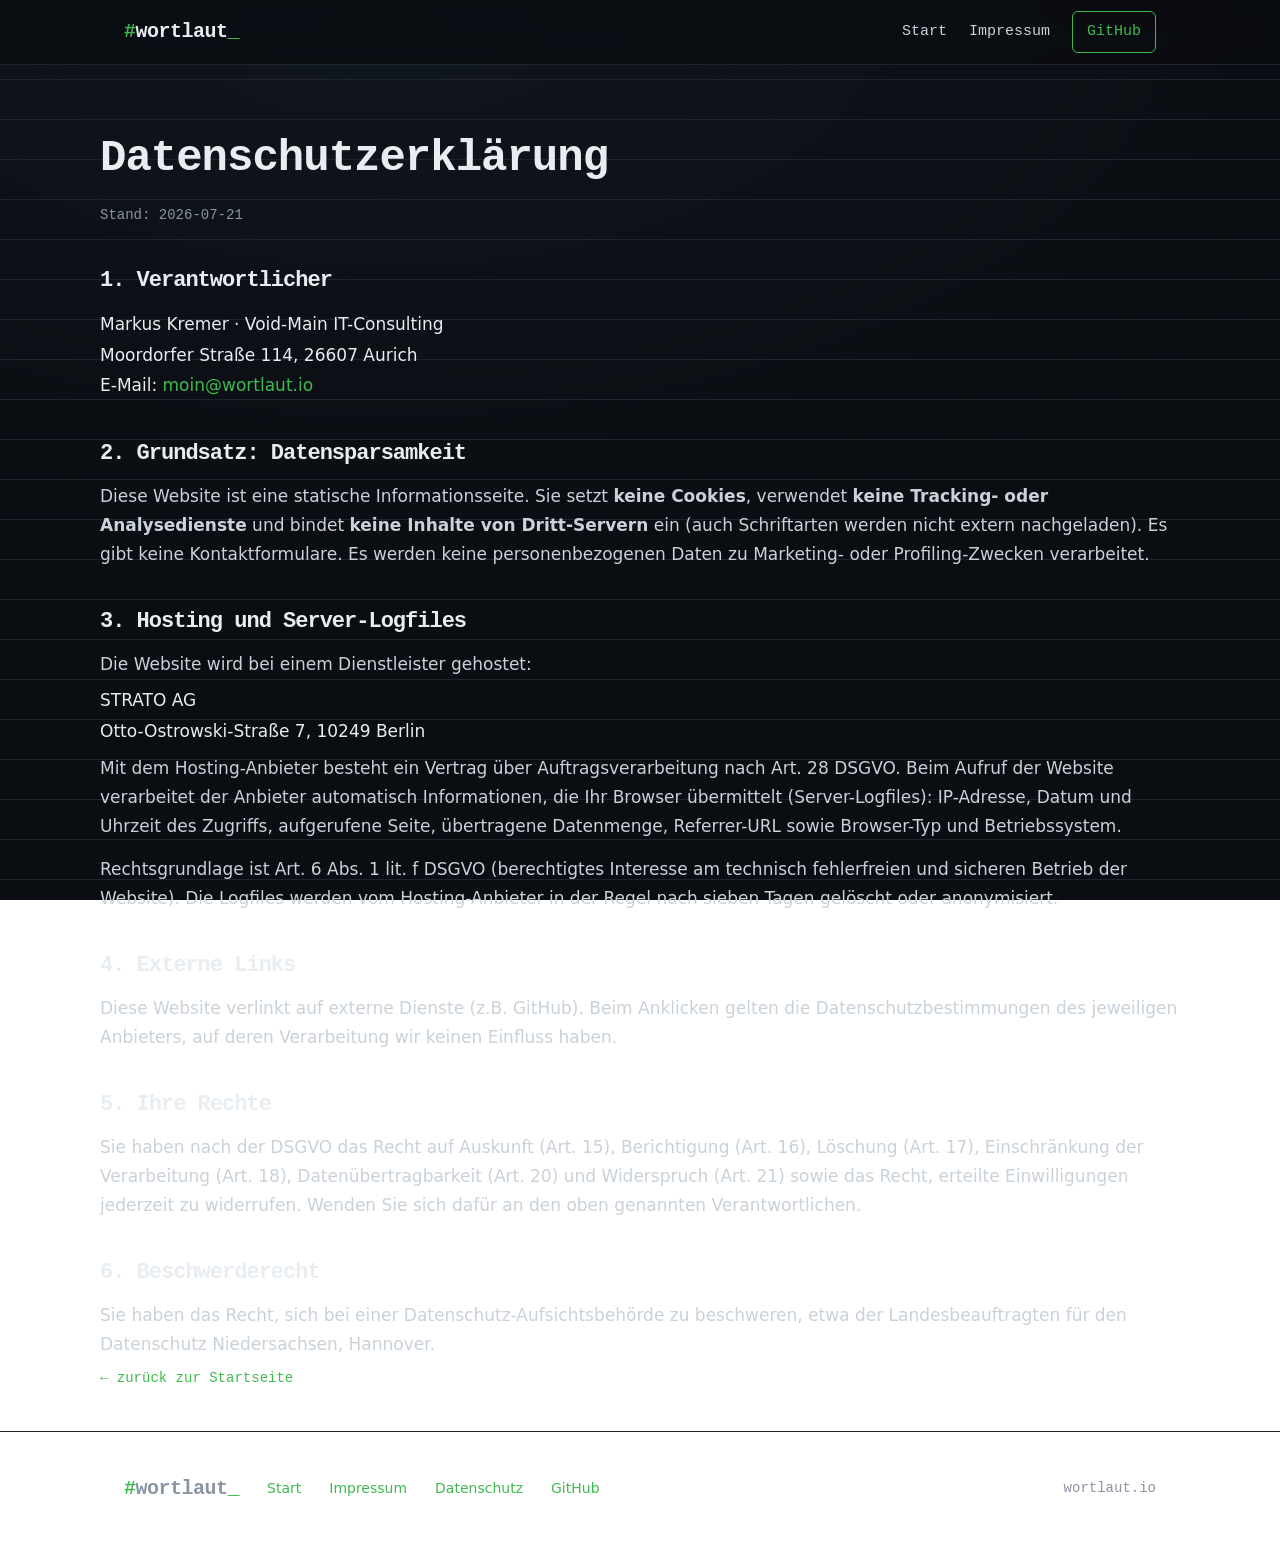
<file: datenschutz.html>
<!doctype html>
<html lang="de">
<head>
<meta charset="utf-8">
<meta name="viewport" content="width=device-width, initial-scale=1">
<title>Datenschutzerklärung — wortlaut</title>
<meta name="robots" content="noindex">
<link rel="icon" href="data:image/svg+xml,%3Csvg xmlns='http://www.w3.org/2000/svg' viewBox='0 0 32 32'%3E%3Crect width='32' height='32' fill='%230a0d12'/%3E%3Ctext x='2' y='24' font-family='monospace' font-size='22' font-weight='800' fill='%233fb950'%3E%23%3C/text%3E%3Ctext x='15' y='24' font-family='monospace' font-size='22' font-weight='800' fill='%23e8edf2'%3Ew%3C/text%3E%3C/svg%3E">
<link rel="stylesheet" href="styles.css">
</head>
<body>

<header class="nav">
  <div class="wrap">
    <a href="index.html" class="brand" style="color:inherit"><span class="h">#</span>wortlaut<span class="h">_</span></a>
    <nav>
      <a href="index.html">Start</a>
      <a href="impressum.html">Impressum</a>
      <a class="cta" href="https://github.com/MKRWW/wortlaut">GitHub</a>
    </nav>
  </div>
</header>

<main class="wrap legal">
  <h1>Datenschutzerklärung</h1>
  <p class="updated mono">Stand: 2026-07-21</p>

  <h2>1. Verantwortlicher</h2>
  <address>
    Markus Kremer · Void-Main IT-Consulting<br>
    Moordorfer Straße 114, 26607 Aurich<br>
    E-Mail: <a href="mailto:moin@wortlaut.io">moin@wortlaut.io</a>
  </address>

  <h2>2. Grundsatz: Datensparsamkeit</h2>
  <p>Diese Website ist eine statische Informationsseite. Sie setzt <strong>keine Cookies</strong>,
  verwendet <strong>keine Tracking- oder Analysedienste</strong> und bindet <strong>keine Inhalte
  von Dritt-Servern</strong> ein (auch Schriftarten werden nicht extern nachgeladen). Es gibt
  keine Kontaktformulare. Es werden keine personenbezogenen Daten zu Marketing- oder
  Profiling-Zwecken verarbeitet.</p>

  <h2>3. Hosting und Server-Logfiles</h2>
  <p>Die Website wird bei einem Dienstleister gehostet:</p>
  <address>
    STRATO AG<br>
    Otto-Ostrowski-Straße 7, 10249 Berlin
  </address>
  <p>Mit dem Hosting-Anbieter besteht ein Vertrag über Auftragsverarbeitung nach Art. 28 DSGVO.
  Beim Aufruf der Website verarbeitet der Anbieter automatisch Informationen, die Ihr Browser
  übermittelt (Server-Logfiles): IP-Adresse, Datum und Uhrzeit des Zugriffs, aufgerufene Seite,
  übertragene Datenmenge, Referrer-URL sowie Browser-Typ und Betriebssystem.</p>
  <p>Rechtsgrundlage ist Art. 6 Abs. 1 lit. f DSGVO (berechtigtes Interesse am technisch
  fehlerfreien und sicheren Betrieb der Website). Die Logfiles werden vom Hosting-Anbieter in
  der Regel nach sieben Tagen gelöscht oder anonymisiert.</p>

  <h2>4. Externe Links</h2>
  <p>Diese Website verlinkt auf externe Dienste (z.B. GitHub). Beim Anklicken gelten die
  Datenschutzbestimmungen des jeweiligen Anbieters, auf deren Verarbeitung wir keinen Einfluss
  haben.</p>

  <h2>5. Ihre Rechte</h2>
  <p>Sie haben nach der DSGVO das Recht auf Auskunft (Art. 15), Berichtigung (Art. 16),
  Löschung (Art. 17), Einschränkung der Verarbeitung (Art. 18), Datenübertragbarkeit (Art. 20)
  und Widerspruch (Art. 21) sowie das Recht, erteilte Einwilligungen jederzeit zu widerrufen.
  Wenden Sie sich dafür an den oben genannten Verantwortlichen.</p>

  <h2>6. Beschwerderecht</h2>
  <p>Sie haben das Recht, sich bei einer Datenschutz-Aufsichtsbehörde zu beschweren, etwa der
  Landesbeauftragten für den Datenschutz Niedersachsen, Hannover.</p>

  <a class="back" href="index.html">← zurück zur Startseite</a>
</main>

<footer>
  <div class="wrap">
    <div class="row">
      <span class="brand mono"><span class="h">#</span>wortlaut<span class="h">_</span></span>
      <a href="index.html">Start</a>
      <a href="impressum.html">Impressum</a>
      <a href="datenschutz.html">Datenschutz</a>
      <a href="https://github.com/MKRWW/wortlaut">GitHub</a>
      <span class="sep dim mono">wortlaut.io</span>
    </div>
  </div>
</footer>

</body>
</html>
</file>
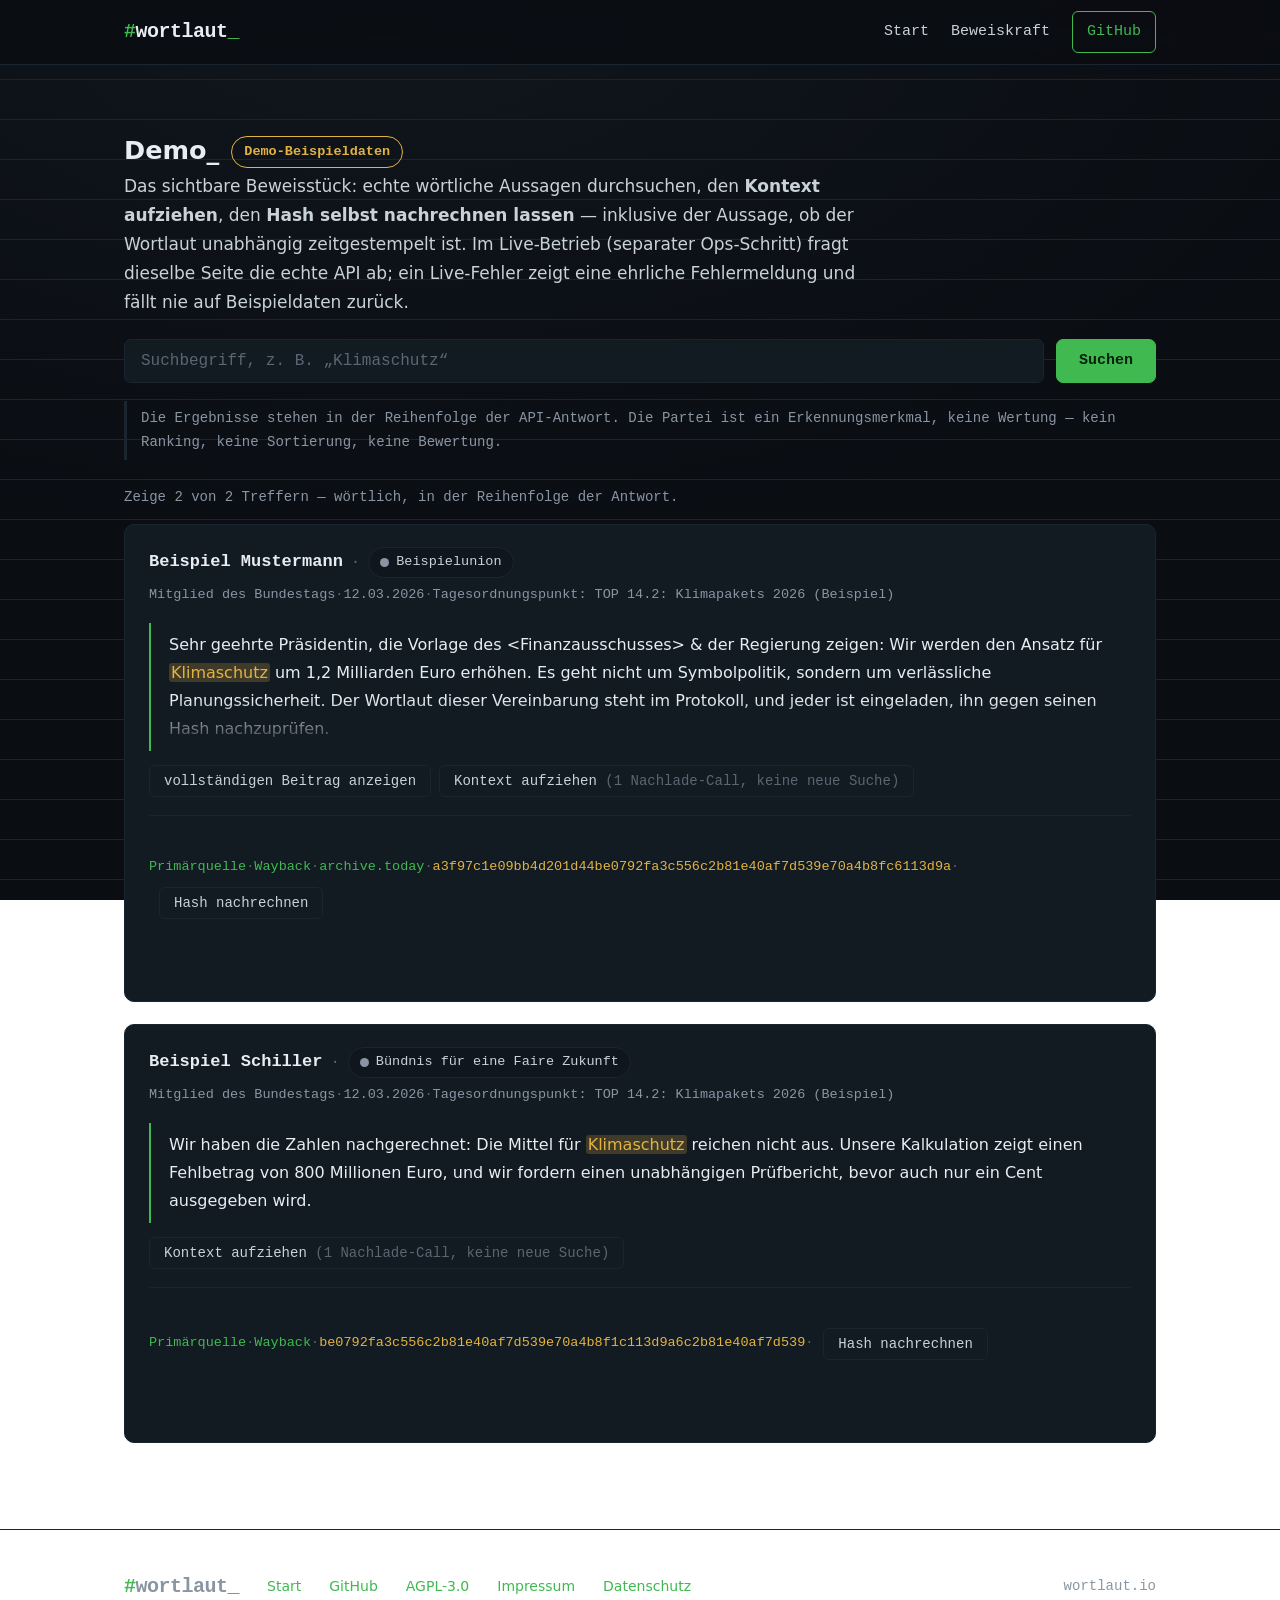
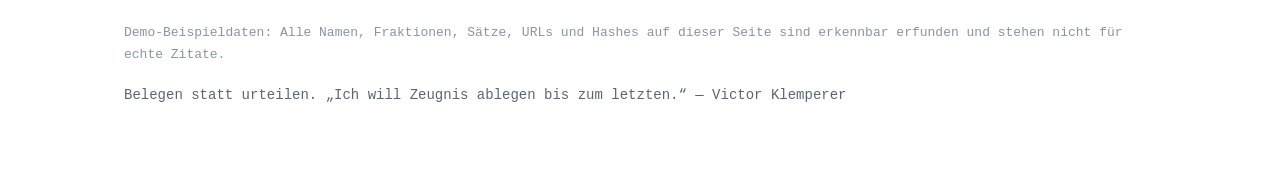
<file: demo.html>
<!doctype html>
<html lang="de">
<head>
<meta charset="utf-8">
<meta name="viewport" content="width=device-width, initial-scale=1">
<title>demo — Wortlaut durchsuchen · wortlaut</title>
<meta name="description" content="Demo-Unterseite von wortlaut: wörtliche Aussagen durchsuchen, Kontext aufziehen, Hash selbst nachrechnen. Im Demo-Modus mit erkennbar erfundenen Beispieldaten.">
<meta property="og:title" content="demo — Wortlaut durchsuchen · wortlaut">
<meta property="og:description" content="Wörtlich, mit Quelle, Fremdarchiv und Hash — durchsuchbar, aufziehbar, nachrechenbar.">
<meta property="og:type" content="website">
<meta property="og:url" content="https://wortlaut.io/demo.html">
<link rel="icon" href="data:image/svg+xml,%3Csvg xmlns='http://www.w3.org/2000/svg' viewBox='0 0 32 32'%3E%3Crect width='32' height='32' fill='%230a0d12'/%3E%3Ctext x='2' y='24' font-family='monospace' font-size='22' font-weight='800' fill='%233fb950'%3E%23%3C/text%3E%3Ctext x='15' y='24' font-family='monospace' font-size='22' font-weight='800' fill='%23e8edf2'%3Ew%3C/text%3E%3C/svg%3E">
<link rel="stylesheet" href="styles.css">
<link rel="stylesheet" href="demo.css">
</head>
<body>

<header class="nav">
  <div class="wrap">
    <span class="brand"><span class="h">#</span>wortlaut<span class="h">_</span></span>
    <nav>
      <a href="index.html">Start</a>
      <a href="beweiskraft.html">Beweiskraft</a>
      <a class="cta" href="https://github.com/MKRWW/wortlaut">GitHub</a>
    </nav>
  </div>
</header>

<main>
  <section id="top" style="border-top:none">
    <div class="wrap">
      <h1>Demo<span class="h">_</span><span class="demo-badge" id="demo-badge">Demo-Beispieldaten</span></h1>
      <p class="lead">Das sichtbare Beweisstück: echte wörtliche Aussagen durchsuchen, den <strong>Kontext aufziehen</strong>, den <strong>Hash selbst nachrechnen lassen</strong> — inklusive der Aussage, ob der Wortlaut unabhängig zeitgestempelt ist. Im Live-Betrieb (separater Ops-Schritt) fragt dieselbe Seite die echte API ab; ein Live-Fehler zeigt eine ehrliche Fehlermeldung und fällt nie auf Beispieldaten zurück.</p>

      <form id="search-form" role="search">
        <label for="q" class="sr-only">Suchbegriff</label>
        <input type="search" id="q" name="q" placeholder="Suchbegriff, z. B. „Klimaschutz“" autocomplete="off">
        <button type="submit">Suchen</button>
      </form>

      <p class="neutrality">Die Ergebnisse stehen in der Reihenfolge der API-Antwort. Die Partei ist ein Erkennungsmerkmal, keine Wertung — kein Ranking, keine Sortierung, keine Bewertung.</p>
      <p id="result-count" aria-live="polite"></p>
      <div id="results"></div>
    </div>
  </section>
</main>

<footer>
  <div class="wrap">
    <div class="row">
      <span class="brand mono"><span class="h">#</span>wortlaut<span class="h">_</span></span>
      <a href="index.html">Start</a>
      <a href="https://github.com/MKRWW/wortlaut">GitHub</a>
      <a href="https://github.com/MKRWW/wortlaut/blob/develop/LICENSE">AGPL-3.0</a>
      <a href="impressum.html">Impressum</a>
      <a href="datenschutz.html">Datenschutz</a>
      <span class="sep dim mono">wortlaut.io</span>
    </div>
    <p id="footer-demo-note" class="dim" style="font-family:var(--font-mono); font-size:13px; margin-top:18px">Demo-Beispieldaten: Alle Namen, Fraktionen, Sätze, URLs und Hashes auf dieser Seite sind erkennbar erfunden und stehen nicht für echte Zitate.</p>
    <p class="klemperer">Belegen statt urteilen. „Ich will Zeugnis ablegen bis zum letzten.“ — Victor Klemperer</p>
  </div>
</footer>

<script type="module" src="demo.js"></script>

</body>
</html>
</file>
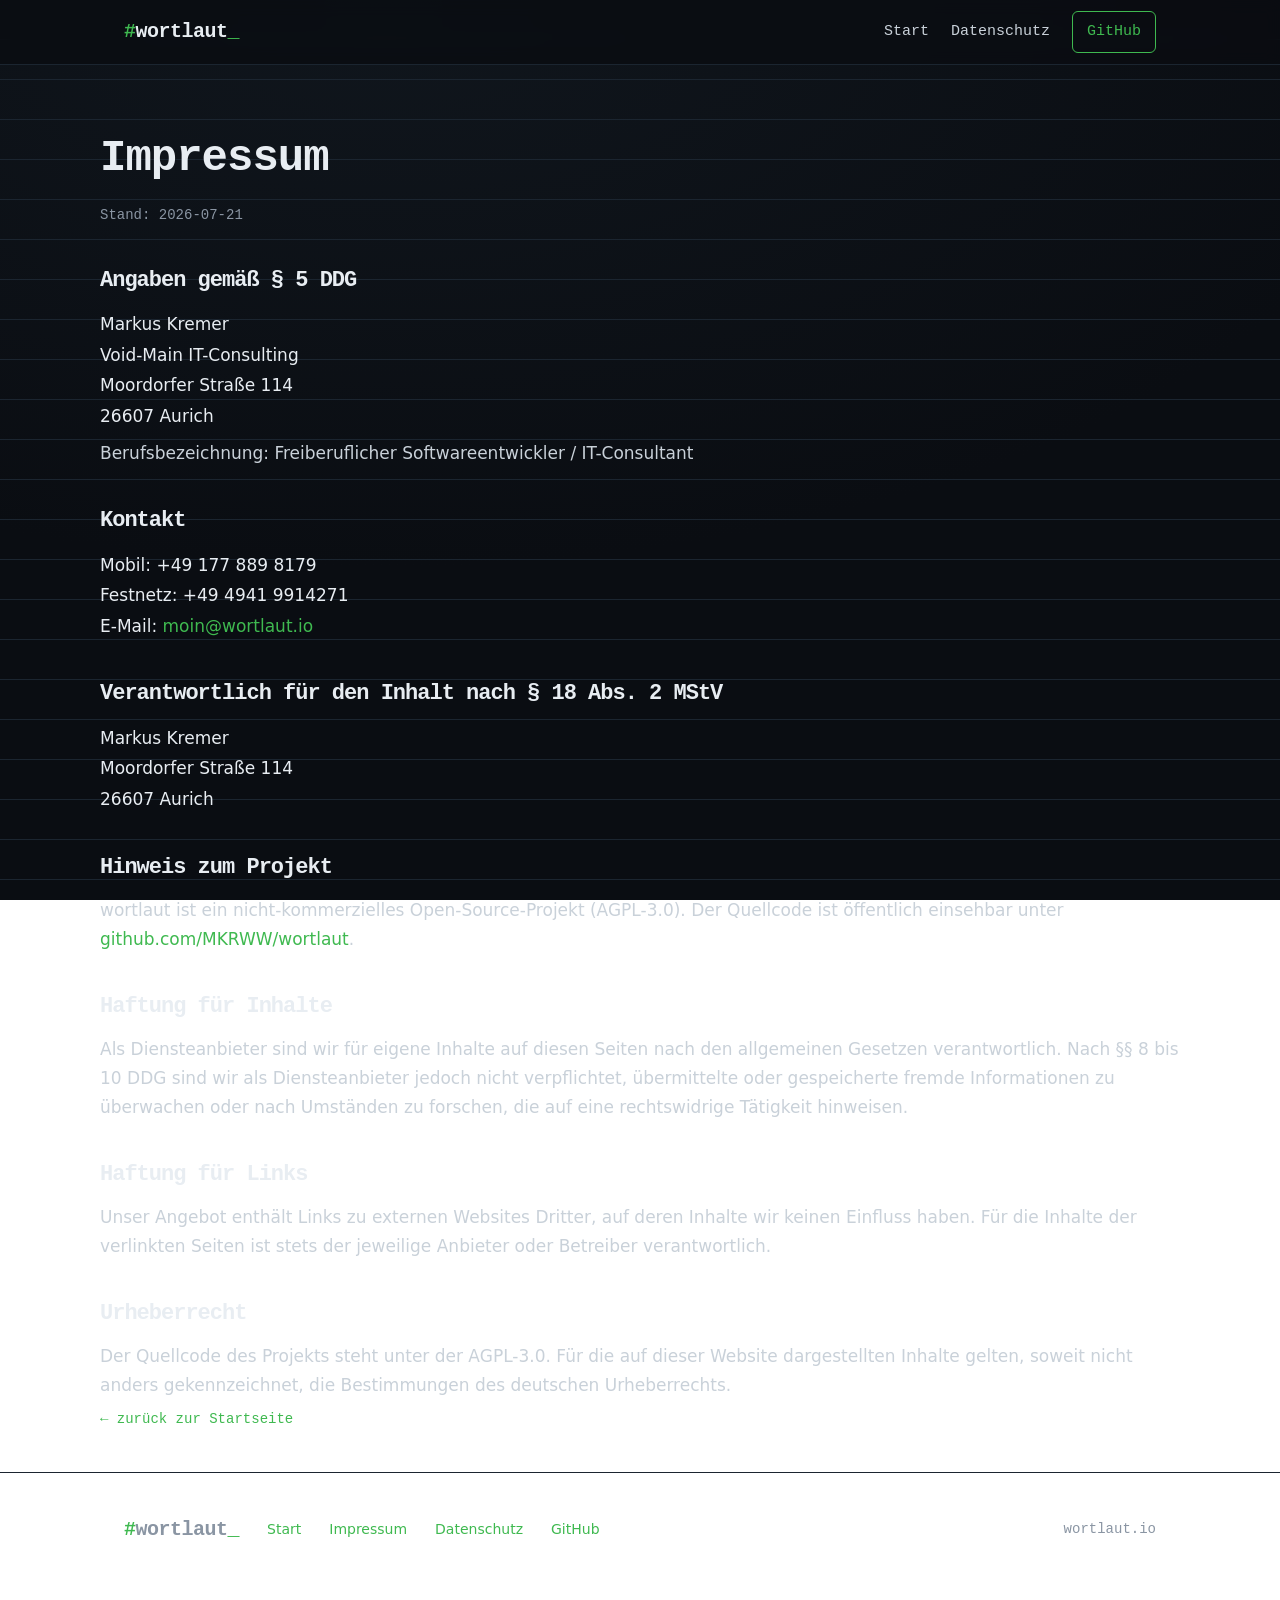
<file: impressum.html>
<!doctype html>
<html lang="de">
<head>
<meta charset="utf-8">
<meta name="viewport" content="width=device-width, initial-scale=1">
<title>Impressum — wortlaut</title>
<meta name="robots" content="noindex">
<link rel="icon" href="data:image/svg+xml,%3Csvg xmlns='http://www.w3.org/2000/svg' viewBox='0 0 32 32'%3E%3Crect width='32' height='32' fill='%230a0d12'/%3E%3Ctext x='2' y='24' font-family='monospace' font-size='22' font-weight='800' fill='%233fb950'%3E%23%3C/text%3E%3Ctext x='15' y='24' font-family='monospace' font-size='22' font-weight='800' fill='%23e8edf2'%3Ew%3C/text%3E%3C/svg%3E">
<link rel="stylesheet" href="styles.css">
</head>
<body>

<header class="nav">
  <div class="wrap">
    <a href="index.html" class="brand" style="color:inherit"><span class="h">#</span>wortlaut<span class="h">_</span></a>
    <nav>
      <a href="index.html">Start</a>
      <a href="datenschutz.html">Datenschutz</a>
      <a class="cta" href="https://github.com/MKRWW/wortlaut">GitHub</a>
    </nav>
  </div>
</header>

<main class="wrap legal">
  <h1>Impressum</h1>
  <p class="updated mono">Stand: 2026-07-21</p>

  <h2>Angaben gemäß § 5 DDG</h2>
  <address>
    Markus Kremer<br>
    Void-Main IT-Consulting<br>
    Moordorfer Straße 114<br>
    26607 Aurich
  </address>
  <p>Berufsbezeichnung: Freiberuflicher Softwareentwickler / IT-Consultant</p>

  <h2>Kontakt</h2>
  <address>
    Mobil: +49 177 889 8179<br>
    Festnetz: +49 4941 9914271<br>
    E-Mail: <a href="mailto:moin@wortlaut.io">moin@wortlaut.io</a>
  </address>

  <h2>Verantwortlich für den Inhalt nach § 18 Abs. 2 MStV</h2>
  <address>
    Markus Kremer<br>
    Moordorfer Straße 114<br>
    26607 Aurich
  </address>

  <h2>Hinweis zum Projekt</h2>
  <p>wortlaut ist ein nicht-kommerzielles Open-Source-Projekt (AGPL-3.0). Der Quellcode ist
  öffentlich einsehbar unter <a href="https://github.com/MKRWW/wortlaut">github.com/MKRWW/wortlaut</a>.</p>

  <!-- TODO vor Archiv-Launch: §§ 8-10 DDG (Host-Privileg) deckt das kuratierte
       Zitat-Archiv NICHT, da wir dafür Content-Provider sind. Absatz dann
       überarbeiten. -->
  <h2>Haftung für Inhalte</h2>
  <p>Als Diensteanbieter sind wir für eigene Inhalte auf diesen Seiten nach den allgemeinen
  Gesetzen verantwortlich. Nach §§ 8 bis 10 DDG sind wir als Diensteanbieter jedoch nicht
  verpflichtet, übermittelte oder gespeicherte fremde Informationen zu überwachen oder nach
  Umständen zu forschen, die auf eine rechtswidrige Tätigkeit hinweisen.</p>

  <h2>Haftung für Links</h2>
  <p>Unser Angebot enthält Links zu externen Websites Dritter, auf deren Inhalte wir keinen
  Einfluss haben. Für die Inhalte der verlinkten Seiten ist stets der jeweilige Anbieter oder
  Betreiber verantwortlich.</p>

  <h2>Urheberrecht</h2>
  <p>Der Quellcode des Projekts steht unter der AGPL-3.0. Für die auf dieser Website
  dargestellten Inhalte gelten, soweit nicht anders gekennzeichnet, die Bestimmungen des
  deutschen Urheberrechts.</p>

  <a class="back" href="index.html">← zurück zur Startseite</a>
</main>

<footer>
  <div class="wrap">
    <div class="row">
      <span class="brand mono"><span class="h">#</span>wortlaut<span class="h">_</span></span>
      <a href="index.html">Start</a>
      <a href="impressum.html">Impressum</a>
      <a href="datenschutz.html">Datenschutz</a>
      <a href="https://github.com/MKRWW/wortlaut">GitHub</a>
      <span class="sep dim mono">wortlaut.io</span>
    </div>
  </div>
</footer>

</body>
</html>
</file>
<file: styles.css>
/* wortlaut — Homepage. Marken-Look: Terminal-Dark, Monospace-Akzente, Grün/Amber.
   Statisch, kein Build. Editieren und direkt ausliefern. */

:root {
  --bg: #0a0d12;
  --bg-elev: #10161d;
  --bg-card: #121a22;
  --grid: #1b2530;
  --hair: #1b2530;
  --text: #e8edf2;
  --text-dim: #c9d1d9;
  --muted: #8a95a3;
  --muted-2: #5b6673;
  --green: #3fb950;
  --amber: #e3b341;
  --hex: #243240;
  --font-mono: "JetBrains Mono", "Fira Code", "SF Mono", "Cascadia Code", Consolas, ui-monospace, monospace;
  --font-sans: system-ui, -apple-system, "Segoe UI", Roboto, Helvetica, Arial, sans-serif;
  --maxw: 1080px;
}

* { box-sizing: border-box; margin: 0; padding: 0; }

html { scroll-behavior: smooth; scroll-padding-top: 84px; }

body {
  background:
    linear-gradient(transparent 0 39px, var(--grid) 39px 40px) 0 0 / 40px 40px,
    radial-gradient(120% 90% at 30% 0%, var(--bg-elev), var(--bg) 70%);
  background-attachment: fixed;
  color: var(--text);
  font-family: var(--font-sans);
  font-size: 17px;
  line-height: 1.7;
  -webkit-font-smoothing: antialiased;
}

.wrap { max-width: var(--maxw); margin: 0 auto; padding: 0 24px; }

a { color: var(--green); text-decoration: none; }
a:hover { text-decoration: underline; }

.mono { font-family: var(--font-mono); }
.amber { color: var(--amber); }
.green { color: var(--green); }
.dim { color: var(--muted); }

/* --- Nav --- */
header.nav {
  position: sticky; top: 0; z-index: 50;
  background: rgba(10, 13, 18, 0.82);
  backdrop-filter: blur(8px);
  border-bottom: 1px solid var(--hair);
}
.nav .wrap { display: flex; align-items: center; gap: 24px; height: 64px; }
.brand { font-family: var(--font-mono); font-weight: 800; font-size: 20px; letter-spacing: -0.5px; }
.brand .h { color: var(--green); }
.nav nav { margin-left: auto; display: flex; gap: 22px; align-items: center; }
.nav nav a { color: var(--text-dim); font-size: 15px; font-family: var(--font-mono); }
.nav nav a:hover { color: var(--text); text-decoration: none; }
.nav .cta { border: 1px solid var(--green); border-radius: 6px; padding: 7px 14px; color: var(--green); }
@media (max-width: 720px) { .nav nav a.hideable { display: none; } }

/* --- Hero --- */
.hero { padding: 88px 0 64px; position: relative; overflow: hidden; }
.hero .prompt { font-family: var(--font-mono); color: var(--text-dim); font-size: 18px; margin-bottom: 26px; }
.hero .prompt .s { color: var(--green); font-weight: 700; }
.hero h1 { font-family: var(--font-mono); font-weight: 800; font-size: clamp(52px, 11vw, 116px); line-height: 0.95; letter-spacing: -2px; }
.hero h1 .h, .hero h1 .u { color: var(--green); }
.hero .tagline { font-size: clamp(20px, 3vw, 28px); color: var(--text-dim); margin-top: 28px; max-width: 720px; }
.hero .motto { color: var(--amber); font-family: var(--font-mono); margin-top: 14px; font-size: clamp(16px, 2.4vw, 20px); }
.hero .klemperer { color: var(--muted); margin-top: 30px; font-style: italic; }
.hero .actions { display: flex; gap: 14px; margin-top: 38px; flex-wrap: wrap; }
.btn { font-family: var(--font-mono); font-size: 15px; padding: 12px 20px; border-radius: 7px; border: 1px solid var(--hair); color: var(--text); }
.btn.primary { background: var(--green); color: #06210d; border-color: var(--green); font-weight: 700; }
.btn.primary:hover { text-decoration: none; filter: brightness(1.08); }
.btn.ghost:hover { border-color: var(--green); color: var(--green); text-decoration: none; }
.hex { position: absolute; right: -40px; top: 40px; font-family: var(--font-mono); color: var(--hex); font-size: 14px; line-height: 2; letter-spacing: 2px; user-select: none; pointer-events: none; }
@media (max-width: 900px) { .hex { display: none; } }

/* --- Sections --- */
section { padding: 64px 0; border-top: 1px solid var(--hair); }
.eyebrow { font-family: var(--font-mono); color: var(--green); font-size: 14px; letter-spacing: 1px; text-transform: uppercase; }
h2 { font-family: var(--font-mono); font-size: clamp(28px, 4vw, 40px); font-weight: 800; letter-spacing: -1px; margin: 10px 0 22px; }
h3 { font-size: 20px; margin-bottom: 8px; }
p + p { margin-top: 14px; }
.lead { color: var(--text-dim); max-width: 760px; }

/* Evidence sample card */
.evidence { background: var(--bg-card); border: 1px solid var(--hair); border-radius: 10px; padding: 22px 24px; font-family: var(--font-mono); font-size: 15px; margin-top: 26px; overflow-x: auto; }
.evidence .cmd { color: var(--muted); }
.evidence .cmd .s { color: var(--green); }
.evidence .span { color: var(--text); margin: 16px 0 8px; padding-left: 16px; border-left: 2px solid var(--green); }
.evidence .meta { color: var(--muted); font-size: 13.5px; line-height: 1.9; }
.evidence .meta b { color: var(--text-dim); font-weight: 500; }
.evidence .hashv { color: var(--amber); }

/* Principles */
.grid { display: grid; grid-template-columns: repeat(auto-fit, minmax(300px, 1fr)); gap: 18px; margin-top: 26px; }
.card { background: var(--bg-card); border: 1px solid var(--hair); border-radius: 10px; padding: 22px; }
.card .n { font-family: var(--font-mono); color: var(--green); font-size: 14px; }
.card h3 { font-family: var(--font-mono); margin-top: 6px; }
.card p { color: var(--muted); font-size: 15.5px; }

/* FAQ */
.faq { margin-top: 22px; border-top: 1px solid var(--hair); }
details { border-bottom: 1px solid var(--hair); padding: 4px 0; }
summary { cursor: pointer; list-style: none; padding: 18px 40px 18px 0; font-family: var(--font-mono); font-size: 18px; color: var(--text); position: relative; }
summary::-webkit-details-marker { display: none; }
summary::after { content: "+"; position: absolute; right: 6px; top: 16px; color: var(--green); font-size: 24px; transition: transform 0.2s; }
details[open] summary::after { content: "\2212"; }
details[open] summary { color: var(--amber); }
.faq .a { padding: 0 0 20px; color: var(--text-dim); max-width: 800px; }
.faq .a p + p { margin-top: 12px; }

/* Mitmachen */
.skills { display: flex; flex-wrap: wrap; gap: 10px; margin: 20px 0 8px; }
.skill { font-family: var(--font-mono); font-size: 14px; color: var(--text-dim); border: 1px solid var(--hair); border-radius: 999px; padding: 6px 14px; background: var(--bg-elev); }
.note { background: var(--bg-card); border: 1px solid var(--hair); border-left: 3px solid var(--amber); border-radius: 8px; padding: 16px 20px; color: var(--text-dim); margin-top: 22px; }

/* Footer */
footer { border-top: 1px solid var(--hair); padding: 40px 0 60px; color: var(--muted); font-size: 14px; }
footer .row { display: flex; flex-wrap: wrap; gap: 18px 28px; align-items: center; }
footer .row .sep { margin-left: auto; }
footer .klemperer { font-family: var(--font-mono); color: var(--muted-2); margin-top: 18px; }

/* --- Sub-Pages (Impressum / Datenschutz) --- */
.legal { padding: 56px 0 40px; }
.legal h1 { font-family: var(--font-mono); font-size: clamp(30px, 5vw, 44px); font-weight: 800; letter-spacing: -1px; margin-bottom: 8px; }
.legal .updated { color: var(--muted); font-family: var(--font-mono); font-size: 14px; margin-bottom: 30px; }
.legal h2 { font-size: 22px; margin: 34px 0 10px; }
.legal p, .legal li { color: var(--text-dim); }
.legal ul { margin: 8px 0 8px 22px; }
.legal li { margin: 4px 0; }
.legal address { font-style: normal; color: var(--text); line-height: 1.8; margin: 6px 0 8px; }
.legal .back { display: inline-block; margin-top: 8px; font-family: var(--font-mono); font-size: 14px; }
.legal .todo { background: var(--bg-card); border: 1px solid var(--hair); border-left: 3px solid var(--amber); border-radius: 8px; padding: 14px 18px; color: var(--muted); margin: 14px 0; font-size: 15px; }

/* Roadmap timeline */
.timeline { margin-top: 26px; display: grid; gap: 14px; }
.step { display: grid; grid-template-columns: 130px 1fr; gap: 18px; align-items: start; padding: 16px 18px; background: var(--bg-card); border: 1px solid var(--hair); border-radius: 10px; }
.step .tag { font-family: var(--font-mono); font-size: 13px; padding: 4px 10px; border-radius: 999px; border: 1px solid var(--hair); text-align: center; height: fit-content; }
.step.now .tag { color: var(--green); border-color: var(--green); }
.step.next .tag { color: var(--amber); border-color: var(--amber); }
.step h3 { font-family: var(--font-mono); font-size: 17px; margin-bottom: 4px; }
.step p { color: var(--muted); font-size: 15px; }
@media (max-width: 620px) { .step { grid-template-columns: 1fr; gap: 6px; } }
</file>
<file: demo.css>
/* wortlaut /demo — seitenspezifische Stile.
   Die Marken-Tokens (--bg, --green, --amber, --font-mono, …) kommen aus styles.css,
   das in demo.html ZUERST geladen wird. Hier nur das, was die Demo-Logik braucht. */

/* --- Demo-Badge & Neutralitäts-Hinweis --- */
.demo-badge {
  display: inline-block;
  font-family: var(--font-mono);
  font-size: 13.5px;
  color: var(--amber);
  border: 1px solid var(--amber);
  border-radius: 999px;
  padding: 4px 12px;
  margin-left: 12px;
  vertical-align: middle;
}
.neutrality {
  font-family: var(--font-mono);
  font-size: 14px;
  color: var(--muted);
  border-left: 3px solid var(--hair);
  padding: 6px 0 6px 14px;
  margin: 18px 0 26px;
}

/* --- Suche --- */
/* Zugänglichkeits-Label: nur für Screenreader, optisch unsichtbar. */
.sr-only {
  position: absolute;
  width: 1px;
  height: 1px;
  margin: -1px;
  padding: 0;
  overflow: hidden;
  clip: rect(0 0 0 0);
  white-space: nowrap;
  border: 0;
}
#search-form { display: flex; gap: 12px; flex-wrap: wrap; margin: 22px 0 8px; }
#search-form input[type="search"] {
  flex: 1;
  min-width: 260px;
  background: var(--bg-card);
  border: 1px solid var(--hair);
  border-radius: 7px;
  color: var(--text);
  font-family: var(--font-mono);
  font-size: 16px;
  padding: 12px 16px;
}
#search-form input[type="search"]::placeholder { color: var(--muted-2); }
#search-form input[type="search"]:focus,
#search-form button:focus-visible,
.toggle:focus-visible,
.d-prov a:focus-visible {
  outline: 2px solid var(--green);
  outline-offset: 2px;
}
#search-form button {
  background: var(--green);
  border: 1px solid var(--green);
  border-radius: 7px;
  color: #06210d;
  font-family: var(--font-mono);
  font-size: 15px;
  font-weight: 700;
  padding: 12px 22px;
  cursor: pointer;
}
#search-form button:hover { filter: brightness(1.08); }

#result-count {
  font-family: var(--font-mono);
  font-size: 14px;
  color: var(--muted);
  margin: 16px 0 14px;
}

/* --- Ergebnis-Karten --- */
.d-card {
  background: var(--bg-card);
  border: 1px solid var(--hair);
  border-radius: 10px;
  padding: 22px 24px;
  margin: 0 0 22px;
}
.d-head {
  display: flex;
  flex-wrap: wrap;
  gap: 10px;
  align-items: center;
}
.d-head .speaker {
  font-family: var(--font-mono);
  font-size: 17px;
  font-weight: 700;
}
.party-tag {
  display: inline-flex;
  align-items: center;
  gap: 7px;
  font-family: var(--font-mono);
  font-size: 13.5px;
  color: var(--text-dim);
  border: 1px solid var(--hair);
  border-radius: 999px;
  padding: 3px 11px;
  background: var(--bg-elev);
}
/* Erkennungsmerkmal, keine Wertung — nur ein Farbpunkt. Eine einzige
   gedeckte Farbe für jede Fraktion (Spec §4.3); die Farbe kommt
   ausschließlich aus dieser CSS-Klasse, nie aus einem Inline-`style`. */
.party-tag .dot {
  width: 9px;
  height: 9px;
  border-radius: 50%;
  display: inline-block;
  background: var(--muted);
}
.d-sub {
  font-family: var(--font-mono);
  font-size: 13.5px;
  color: var(--muted);
  margin-top: 6px;
}
.d-sub .sep { color: var(--muted-2); }
.d-head .sep,
.d-prov .sep,
.d-verify .sep { color: var(--muted-2); }

/* Wörtlicher Beitrag: immer vollständig im DOM; optisch einklappbar. */
.d-verbatim {
  border-left: 2px solid var(--green);
  padding: 8px 0 8px 18px;
  margin: 16px 0 4px;
}
.d-verbatim p {
  color: var(--text);
  font-size: 16px;
  line-height: 1.75;
}
.d-verbatim.collapsed {
  max-height: 9.5em;
  overflow: hidden;
  position: relative;
}
.d-verbatim.collapsed::after {
  content: "";
  position: absolute;
  left: 18px;
  right: 0;
  bottom: 0;
  height: 3em;
  background: linear-gradient(transparent, var(--bg-card));
}
mark {
  background: rgba(227, 179, 65, 0.22);
  color: var(--amber);
  border-radius: 3px;
  padding: 0 2px;
}

/* --- Schaltflächen (echte <button>-Elemente, kein Unicode-Fett) --- */
.toggle {
  font-family: var(--font-mono);
  font-size: 14px;
  color: var(--text-dim);
  background: none;
  border: 1px solid var(--hair);
  border-radius: 6px;
  padding: 7px 14px;
  margin: 10px 8px 4px 0;
  cursor: pointer;
}
.toggle:hover { border-color: var(--green); color: var(--green); }
.toggle .hint { color: var(--muted-2); }

/* --- Kontext --- */
.d-context { margin-top: 8px; border-top: 1px solid var(--hair); padding-top: 12px; }
.ctx { display: grid; gap: 14px; }
.ctx-item {
  border-left: 2px solid var(--grid);
  padding: 4px 0 4px 16px;
}
.ctx-head {
  font-family: var(--font-mono);
  font-size: 14px;
  display: flex;
  flex-wrap: wrap;
  gap: 10px;
  align-items: center;
}
.ctx-text { color: var(--text-dim); font-size: 15px; }

/* --- Provenienz & Verify --- */
.d-prov {
  display: flex;
  flex-wrap: wrap;
  gap: 8px 0;
  align-items: center;
  margin-top: 14px;
  font-family: var(--font-mono);
  font-size: 13.5px;
  color: var(--muted);
}
.d-prov .hash { color: var(--amber); }
.d-prov .toggle { margin: 0 0 0 10px; }
.d-verify { flex-basis: 100%; margin-top: 8px; font-size: 14px; }
.d-verify:empty { display: none; }
.d-verify .v-hash.ok { color: var(--green); }
.d-verify .v-hash.fail { color: #ff7b72; }
.d-verify .v-stamp.confirmed { color: var(--text-dim); }
/* 'none' ist neutral — kein Rot für einen Zustand, der kein Mangel ist. */
.d-verify .v-stamp.none { color: var(--muted); }
.d-verify .v-stamp.error { color: #ff7b72; }

.error {
  color: var(--text-dim);
  font-family: var(--font-mono);
  border-left: 3px solid var(--amber);
  padding: 8px 0 8px 16px;
  margin: 18px 0;
}
</file>
